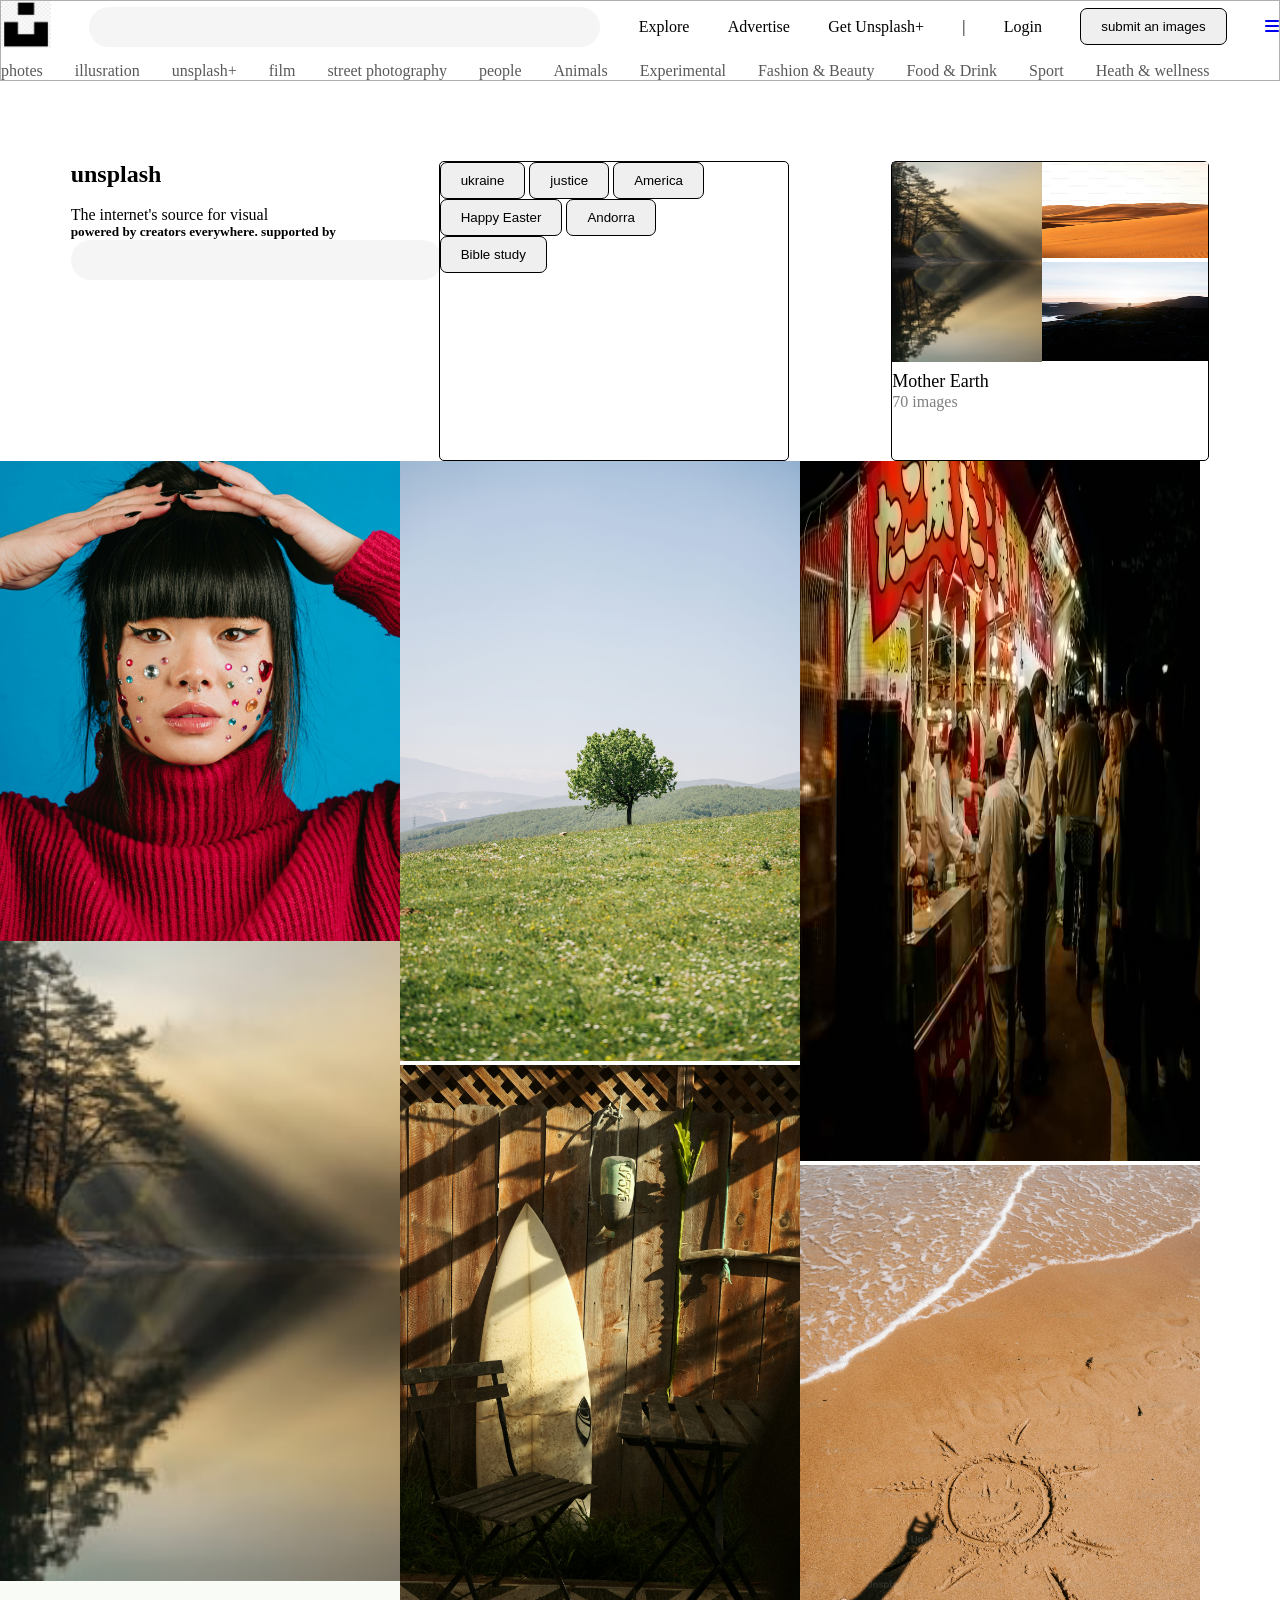
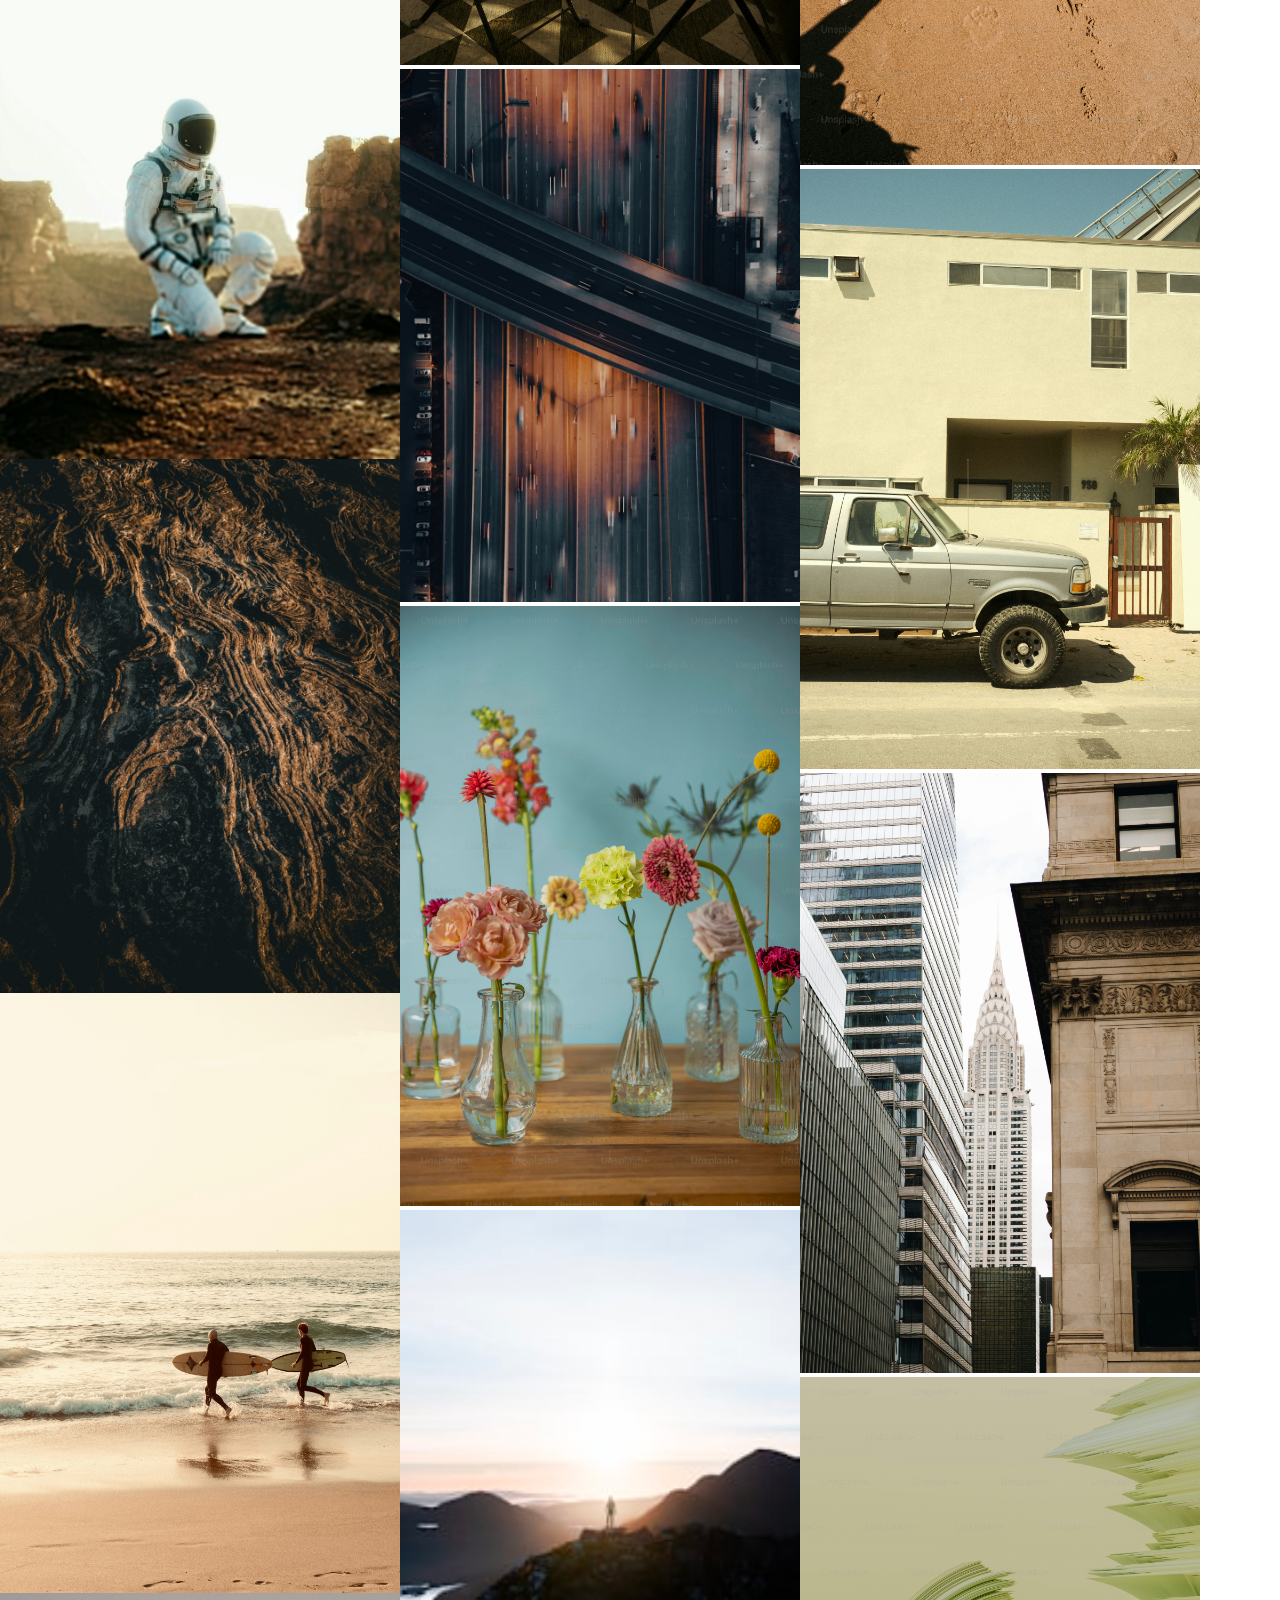
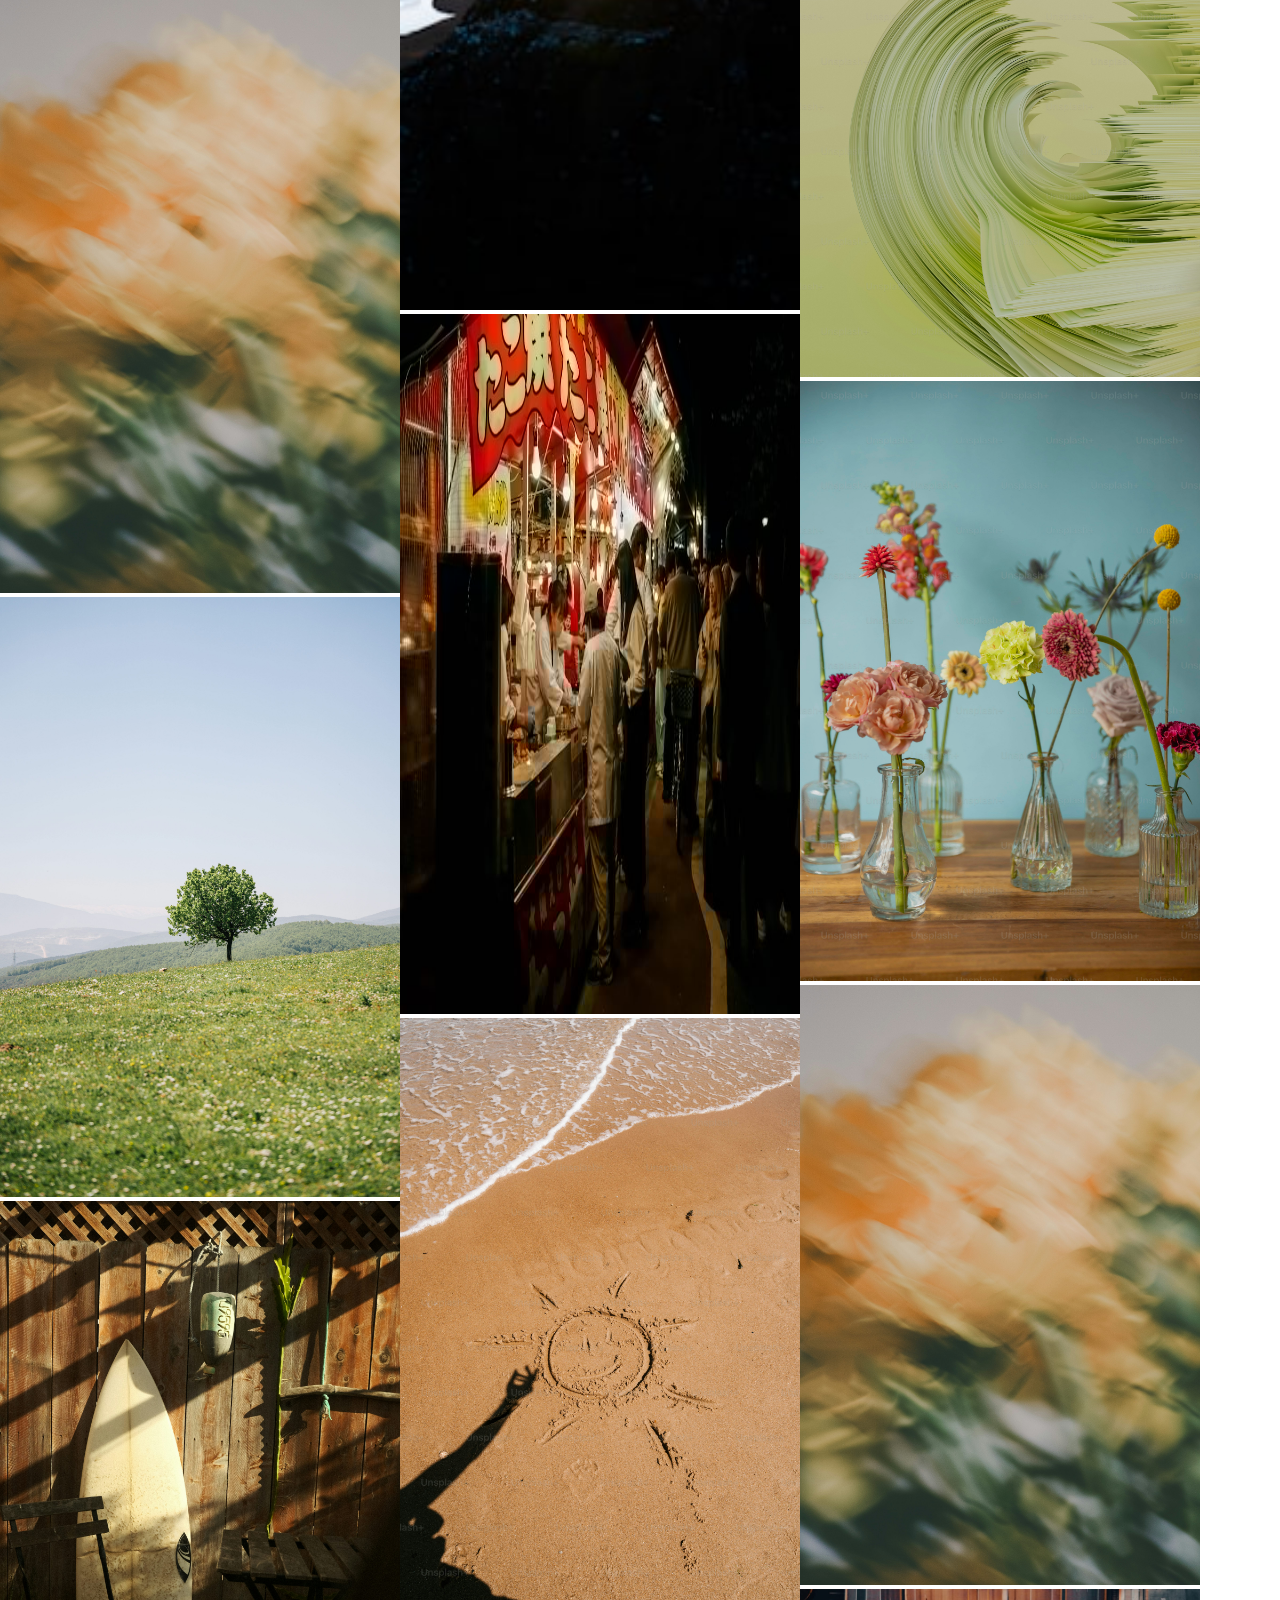
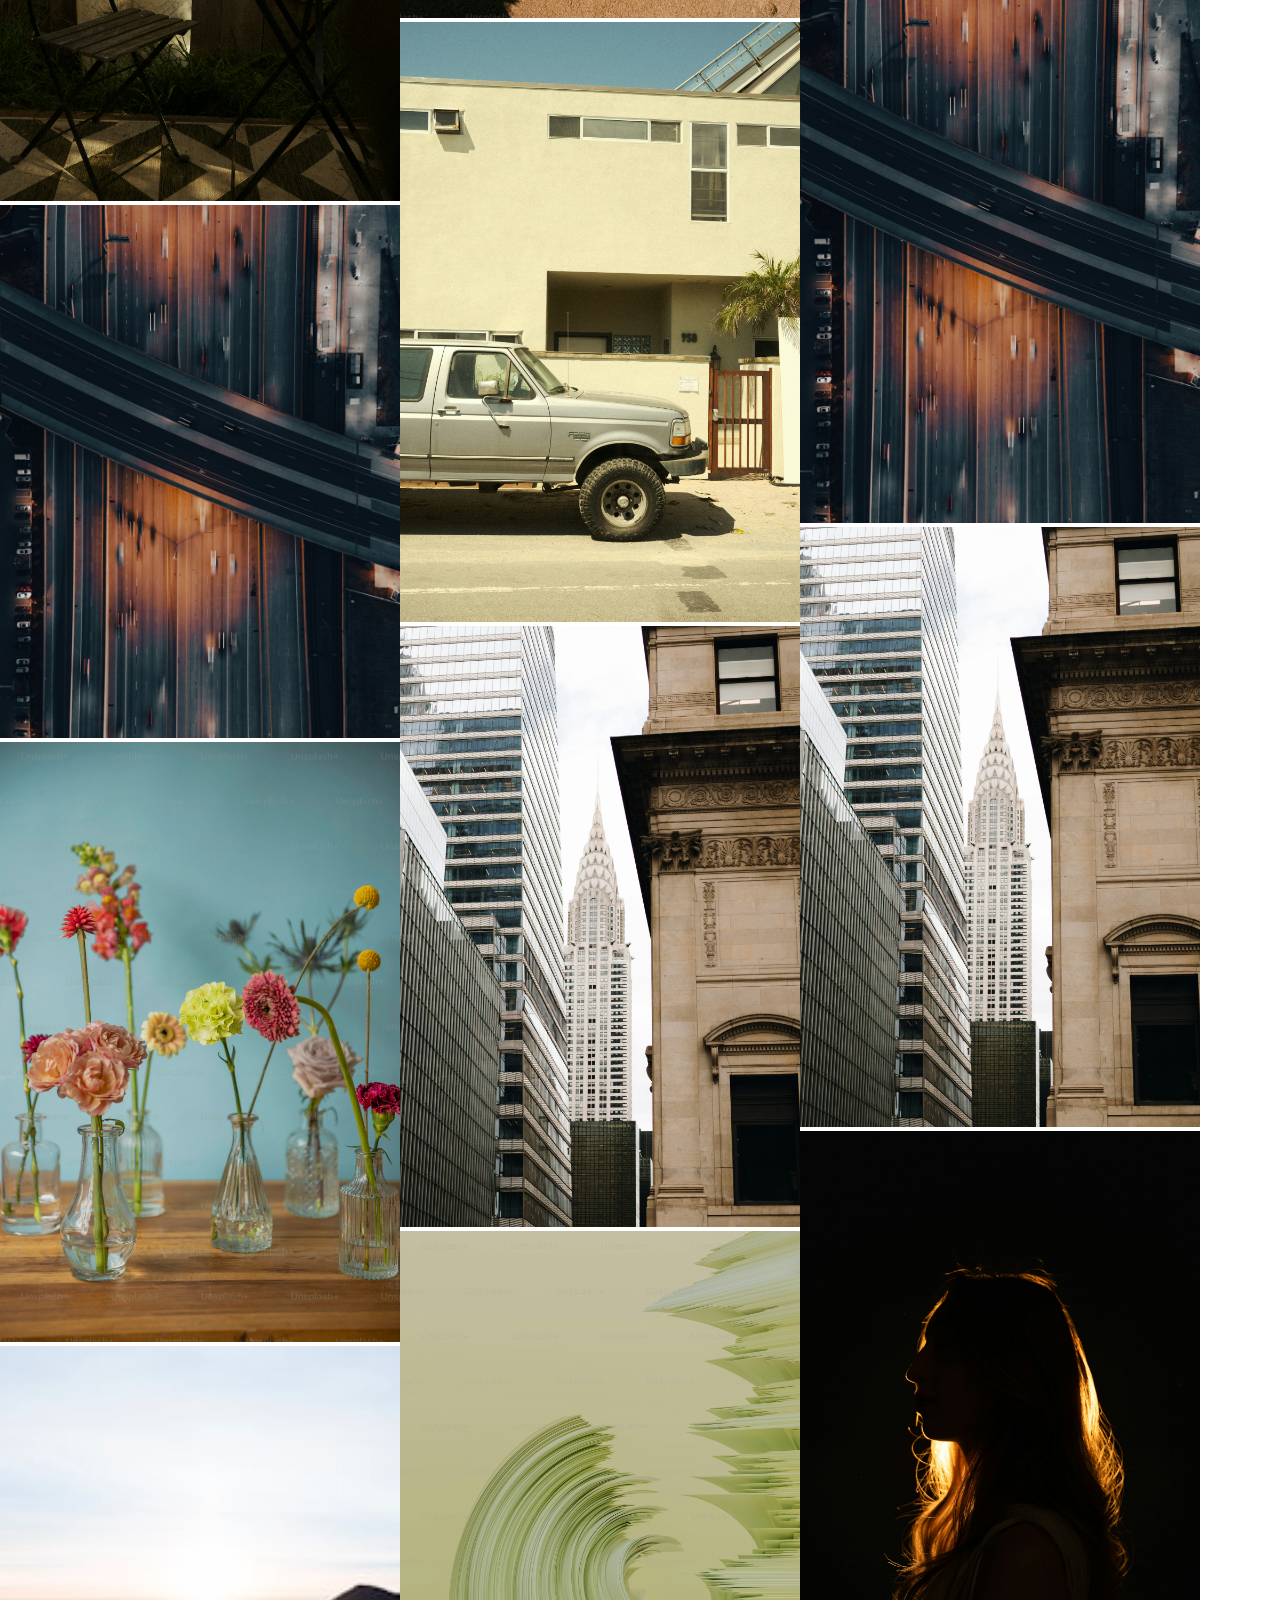
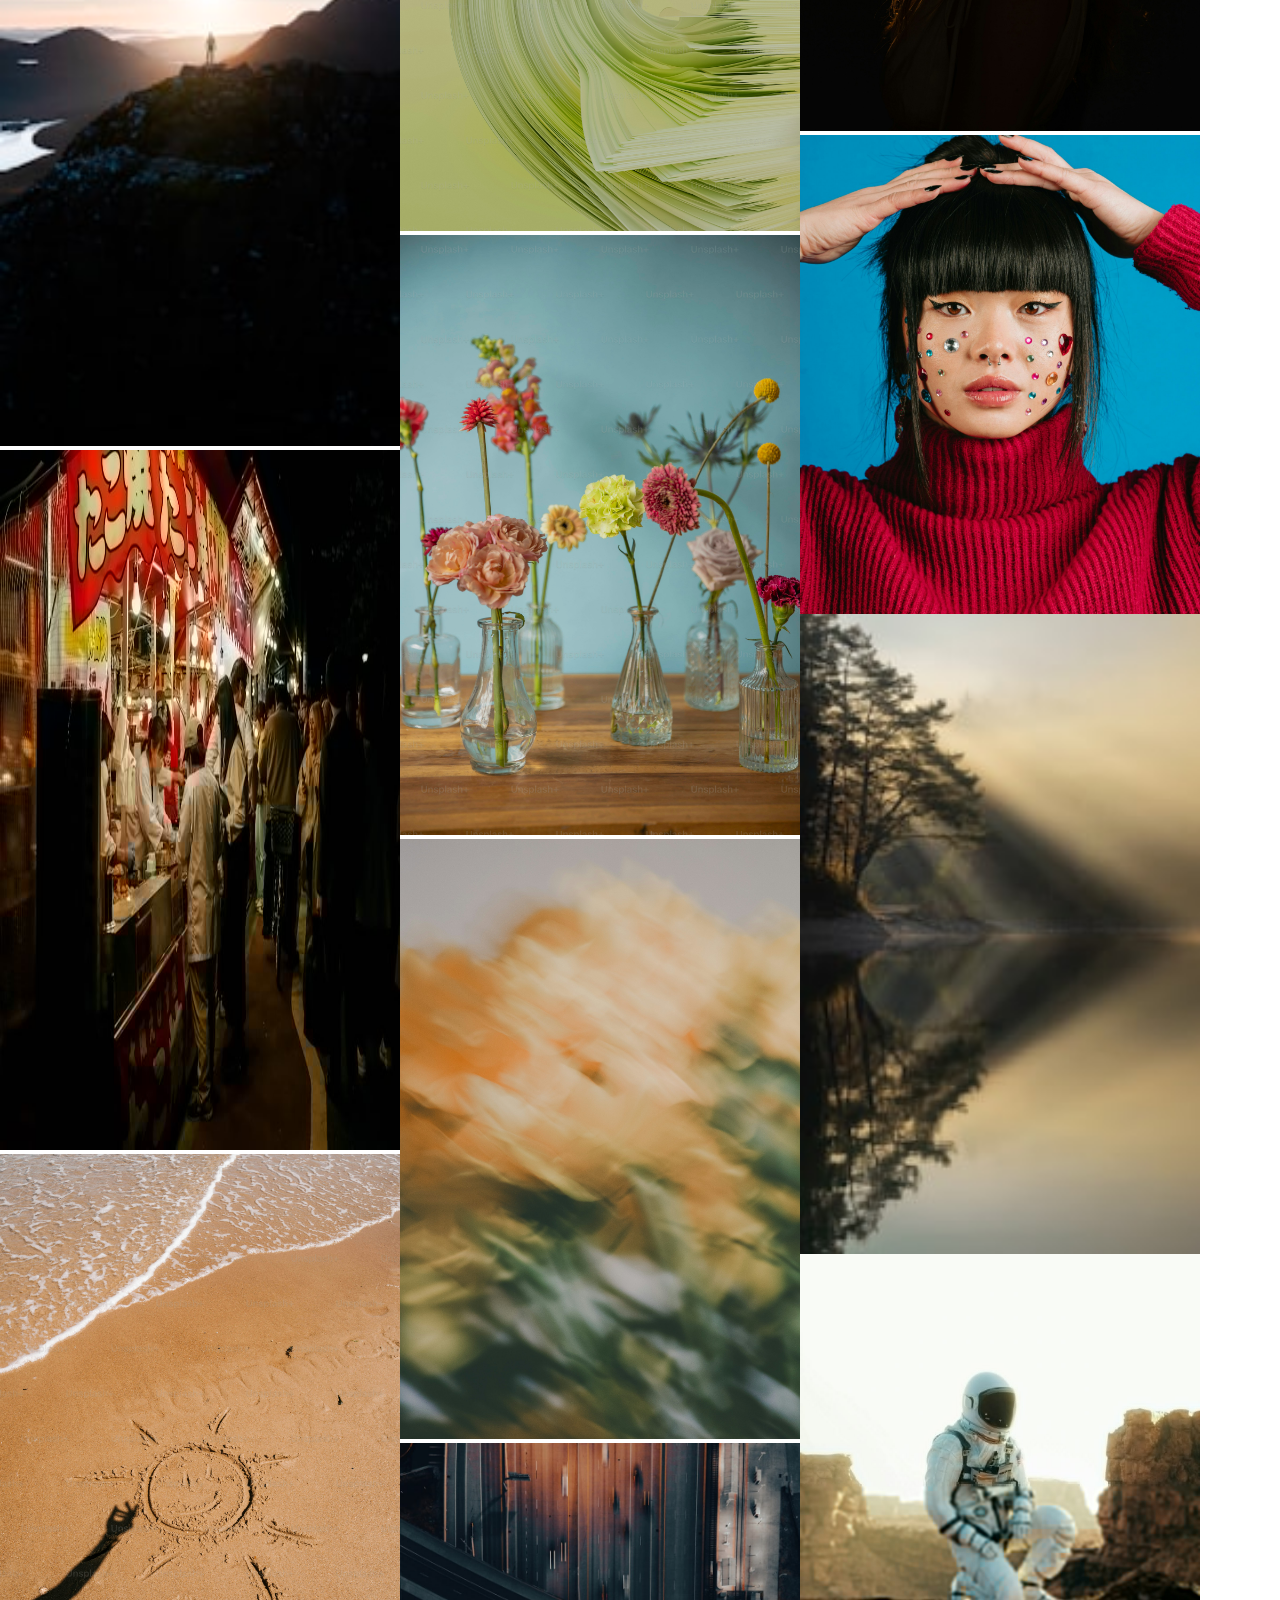
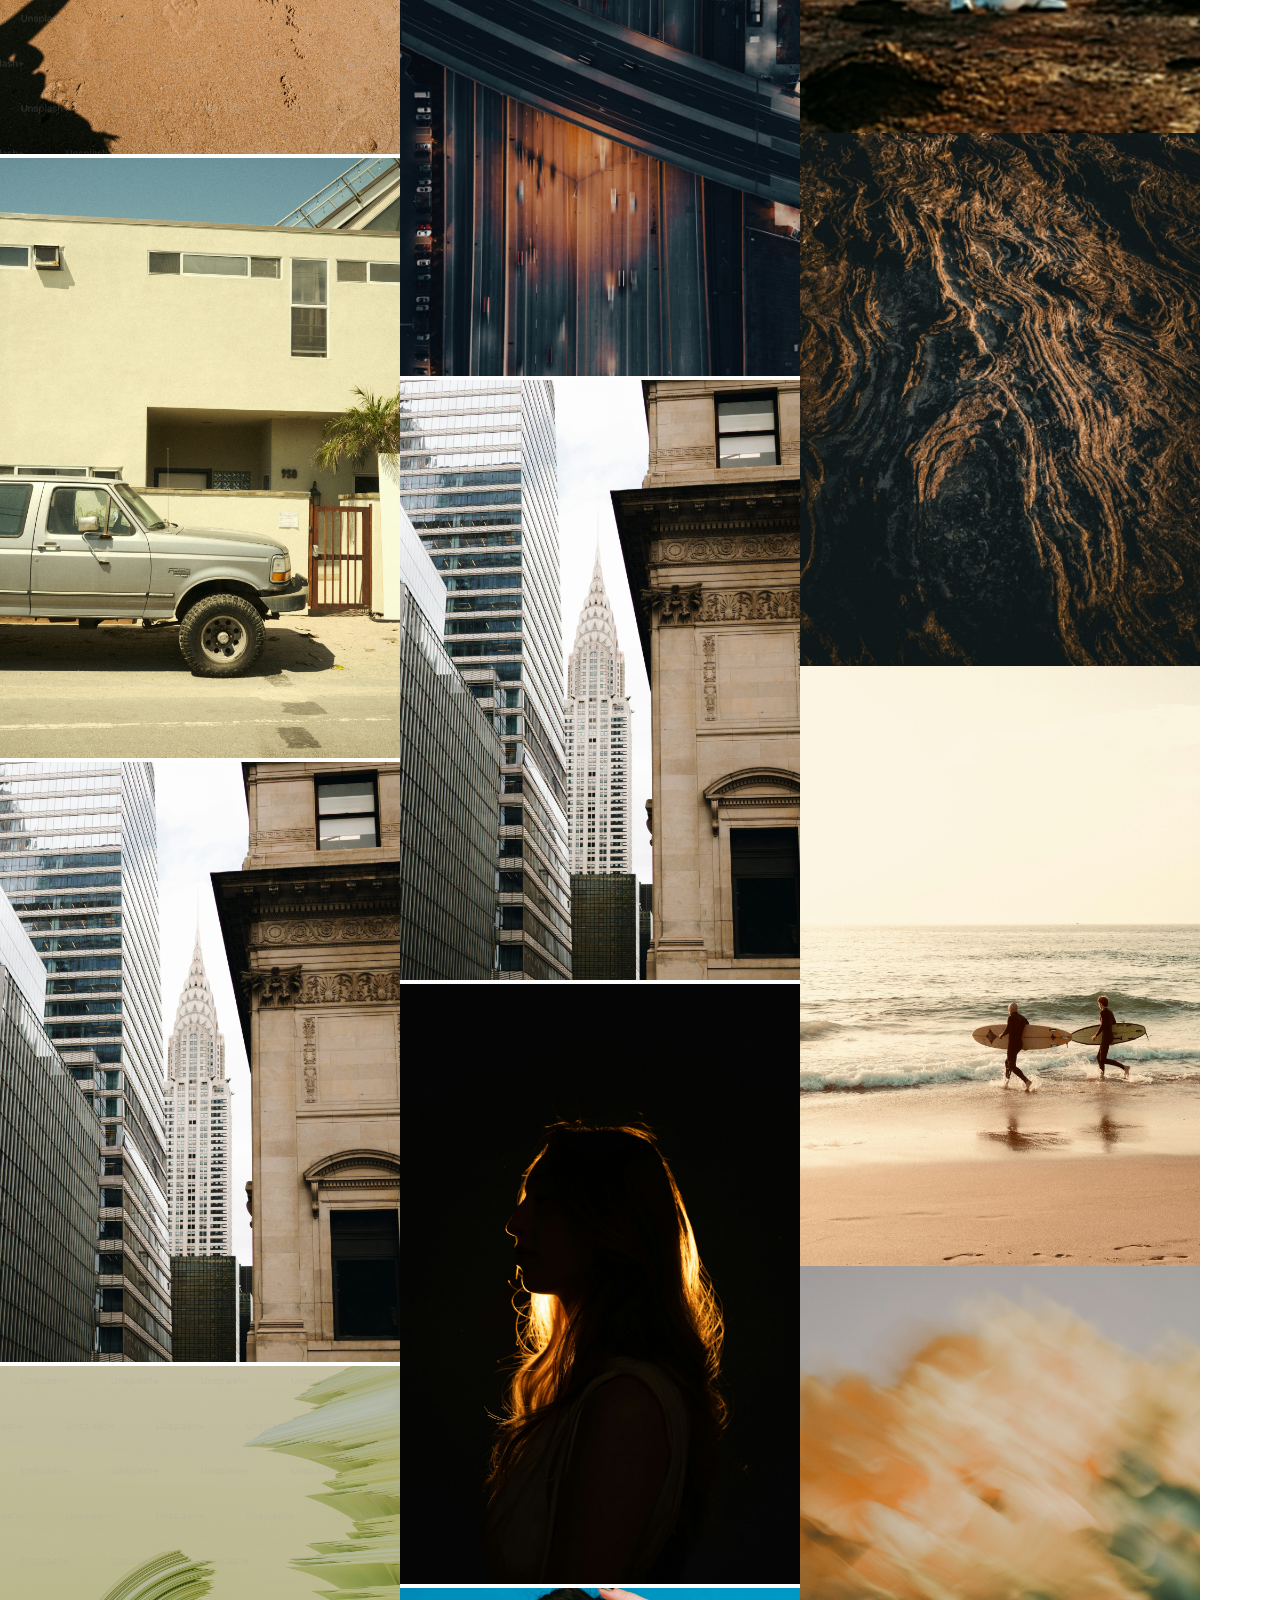
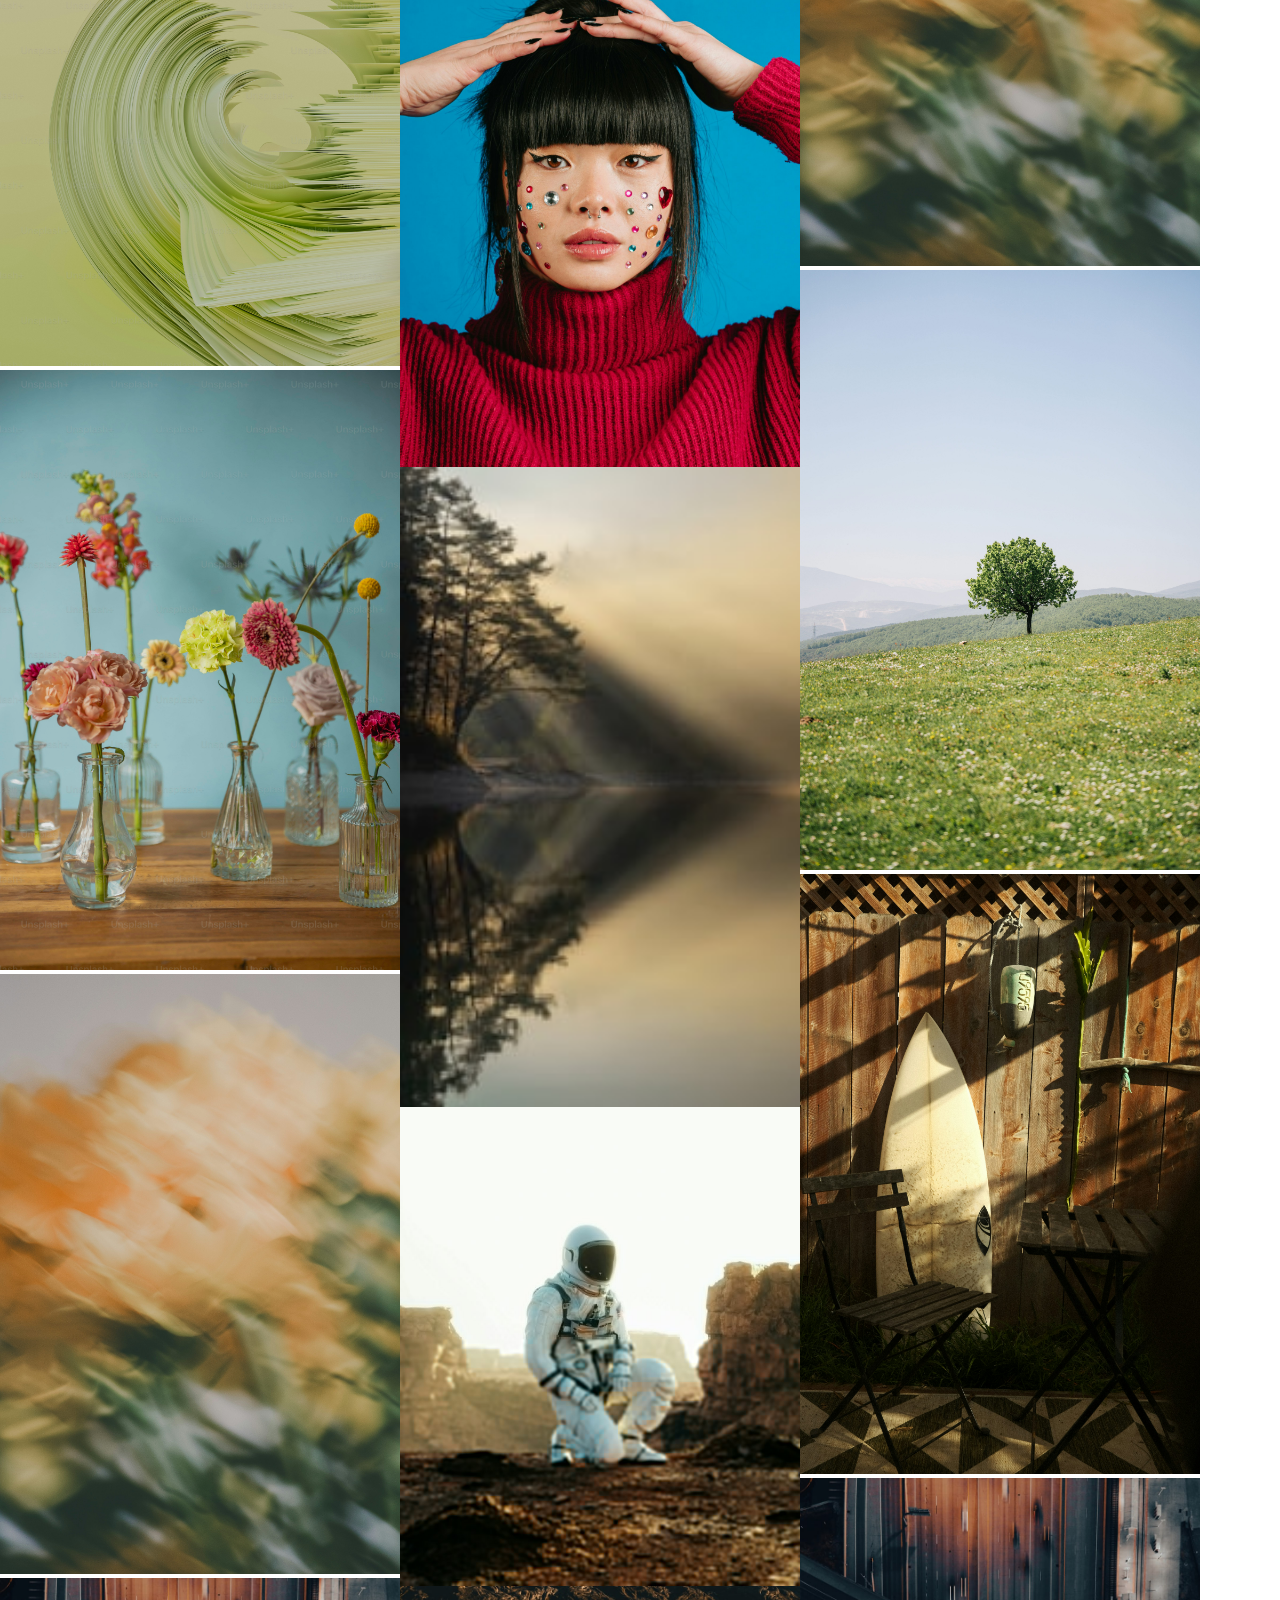
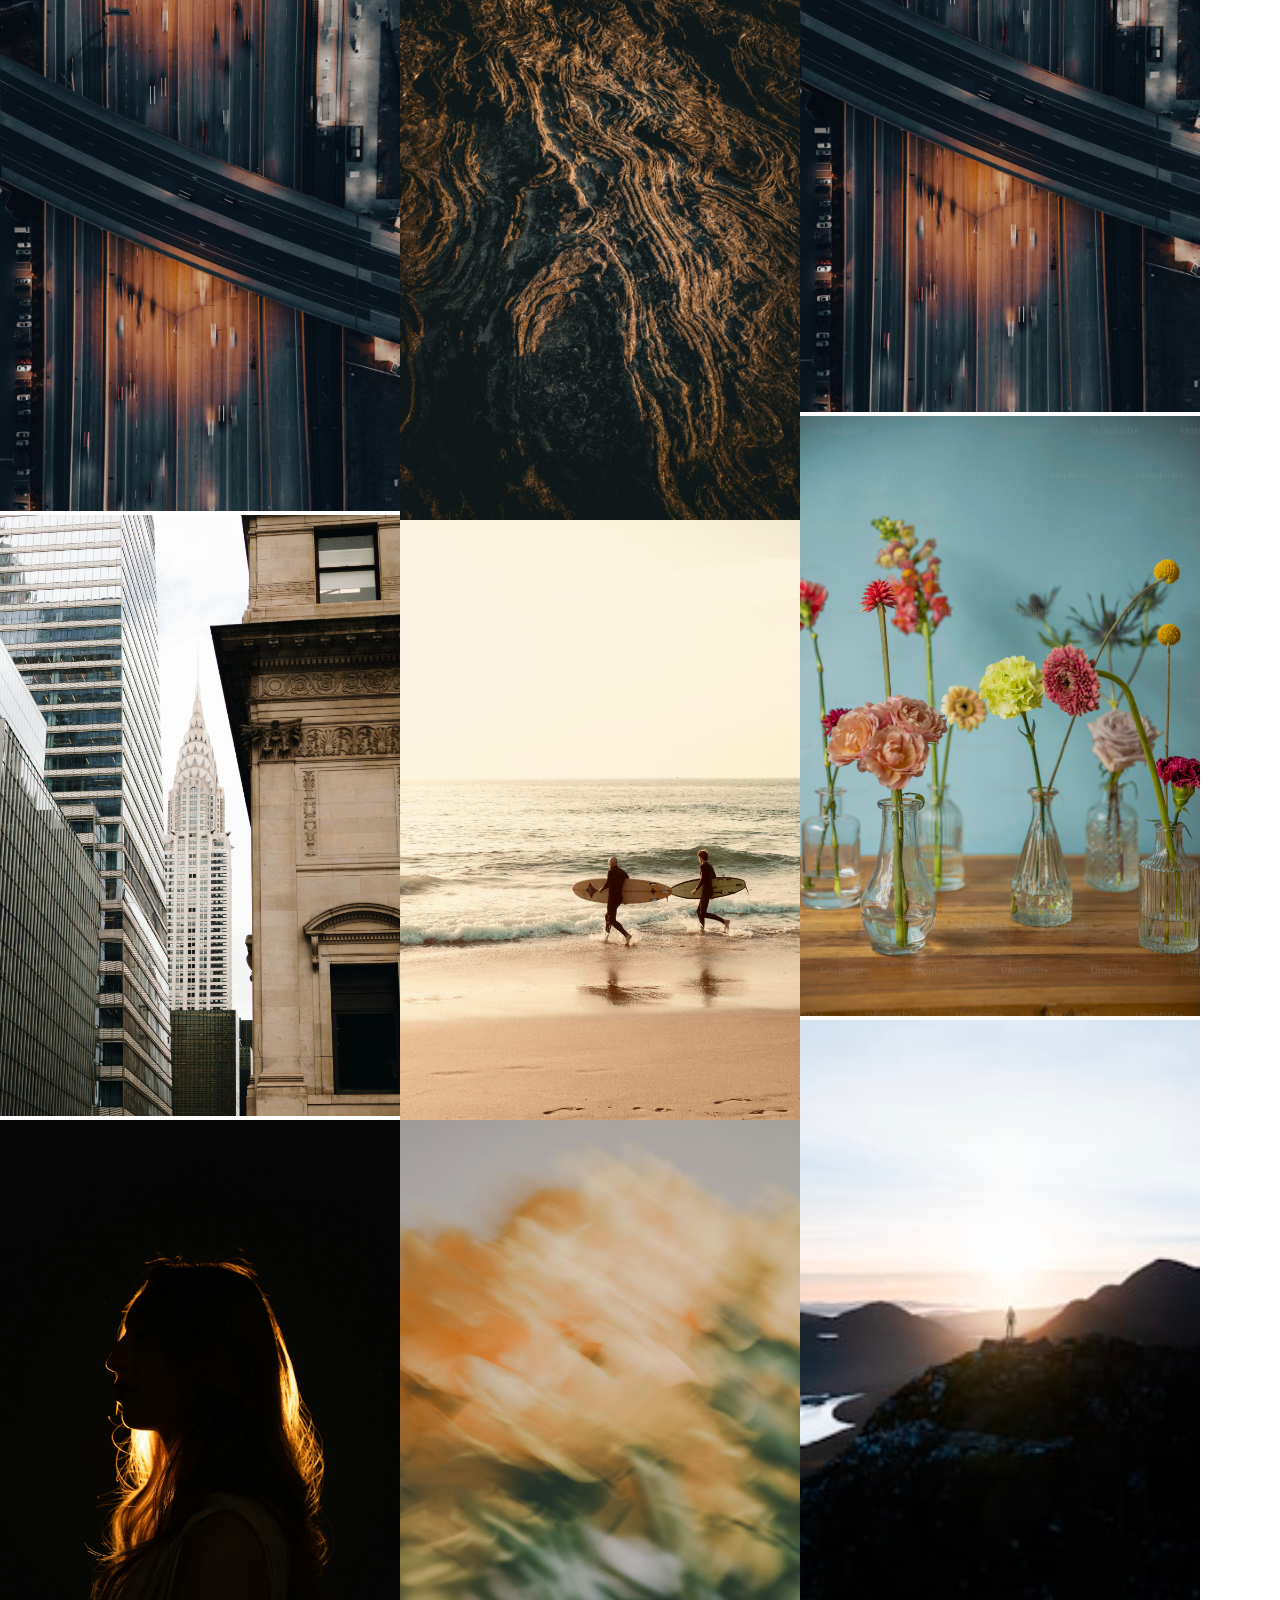
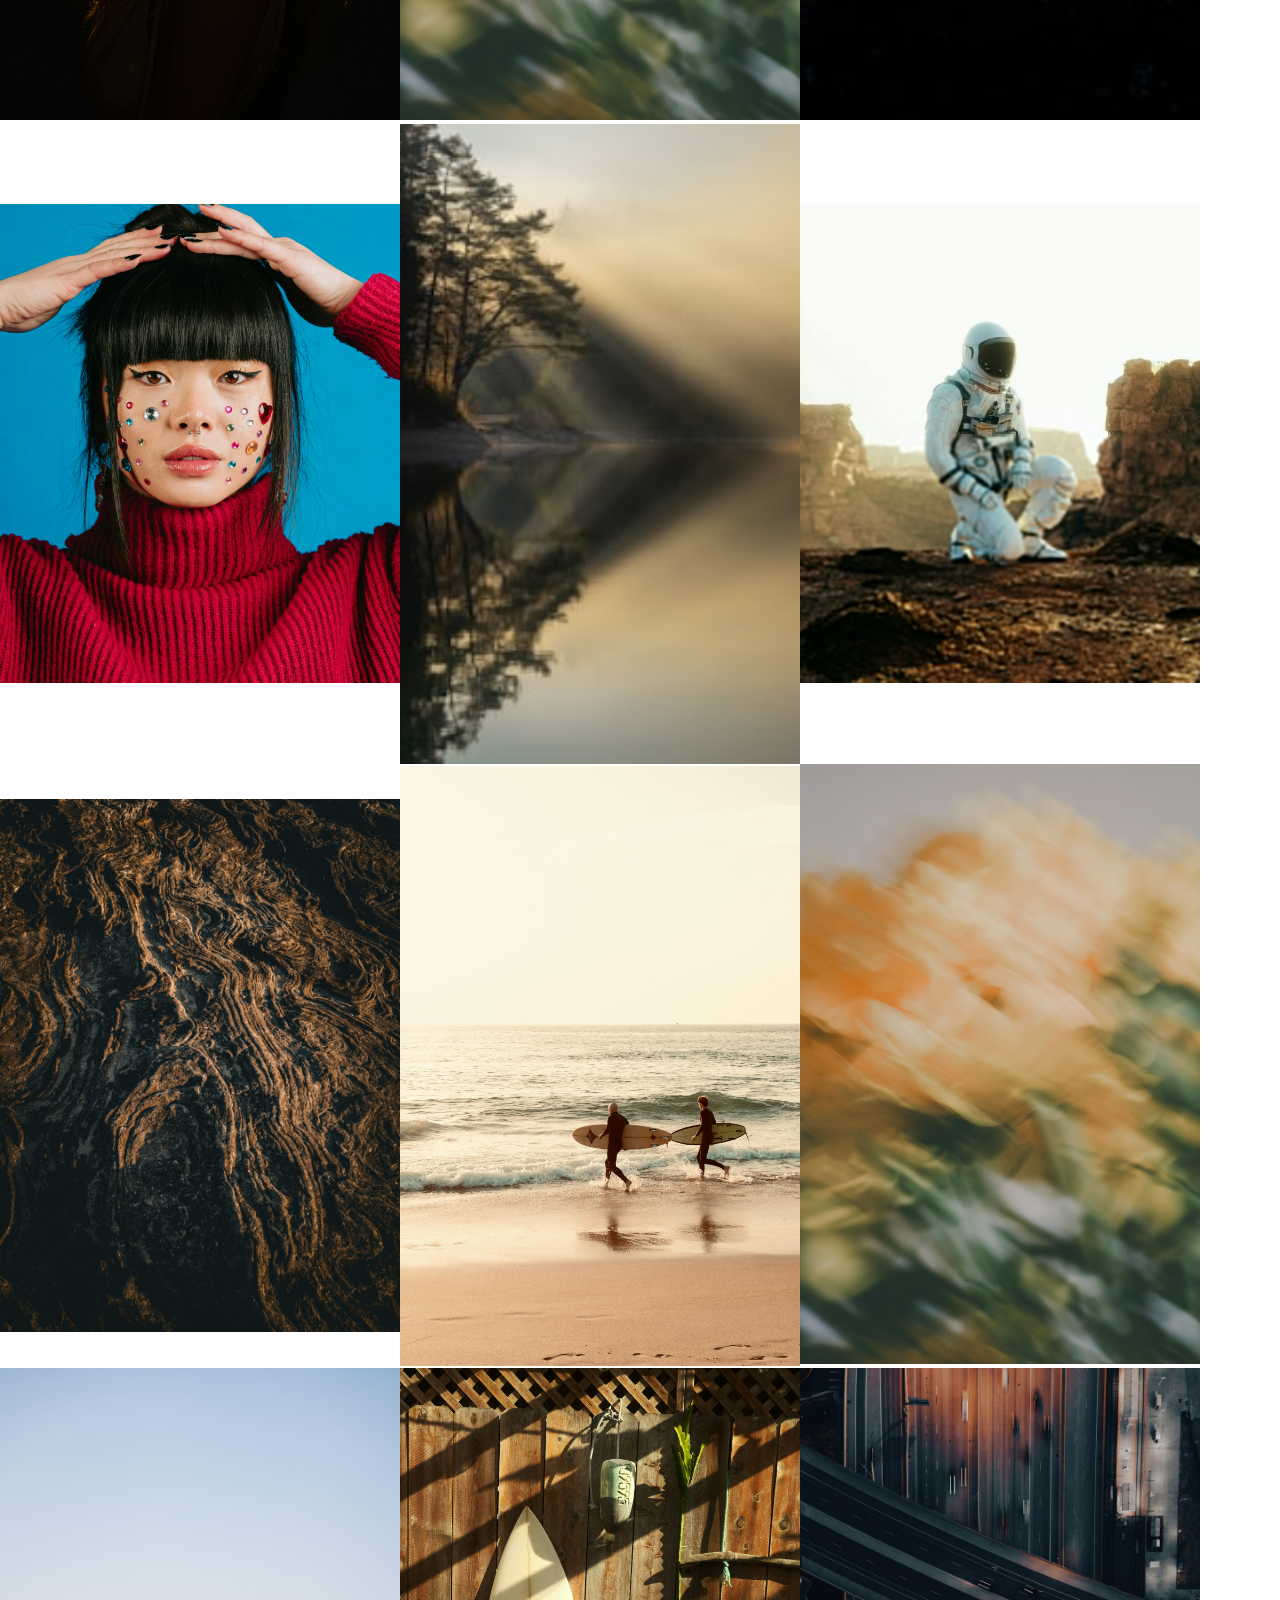
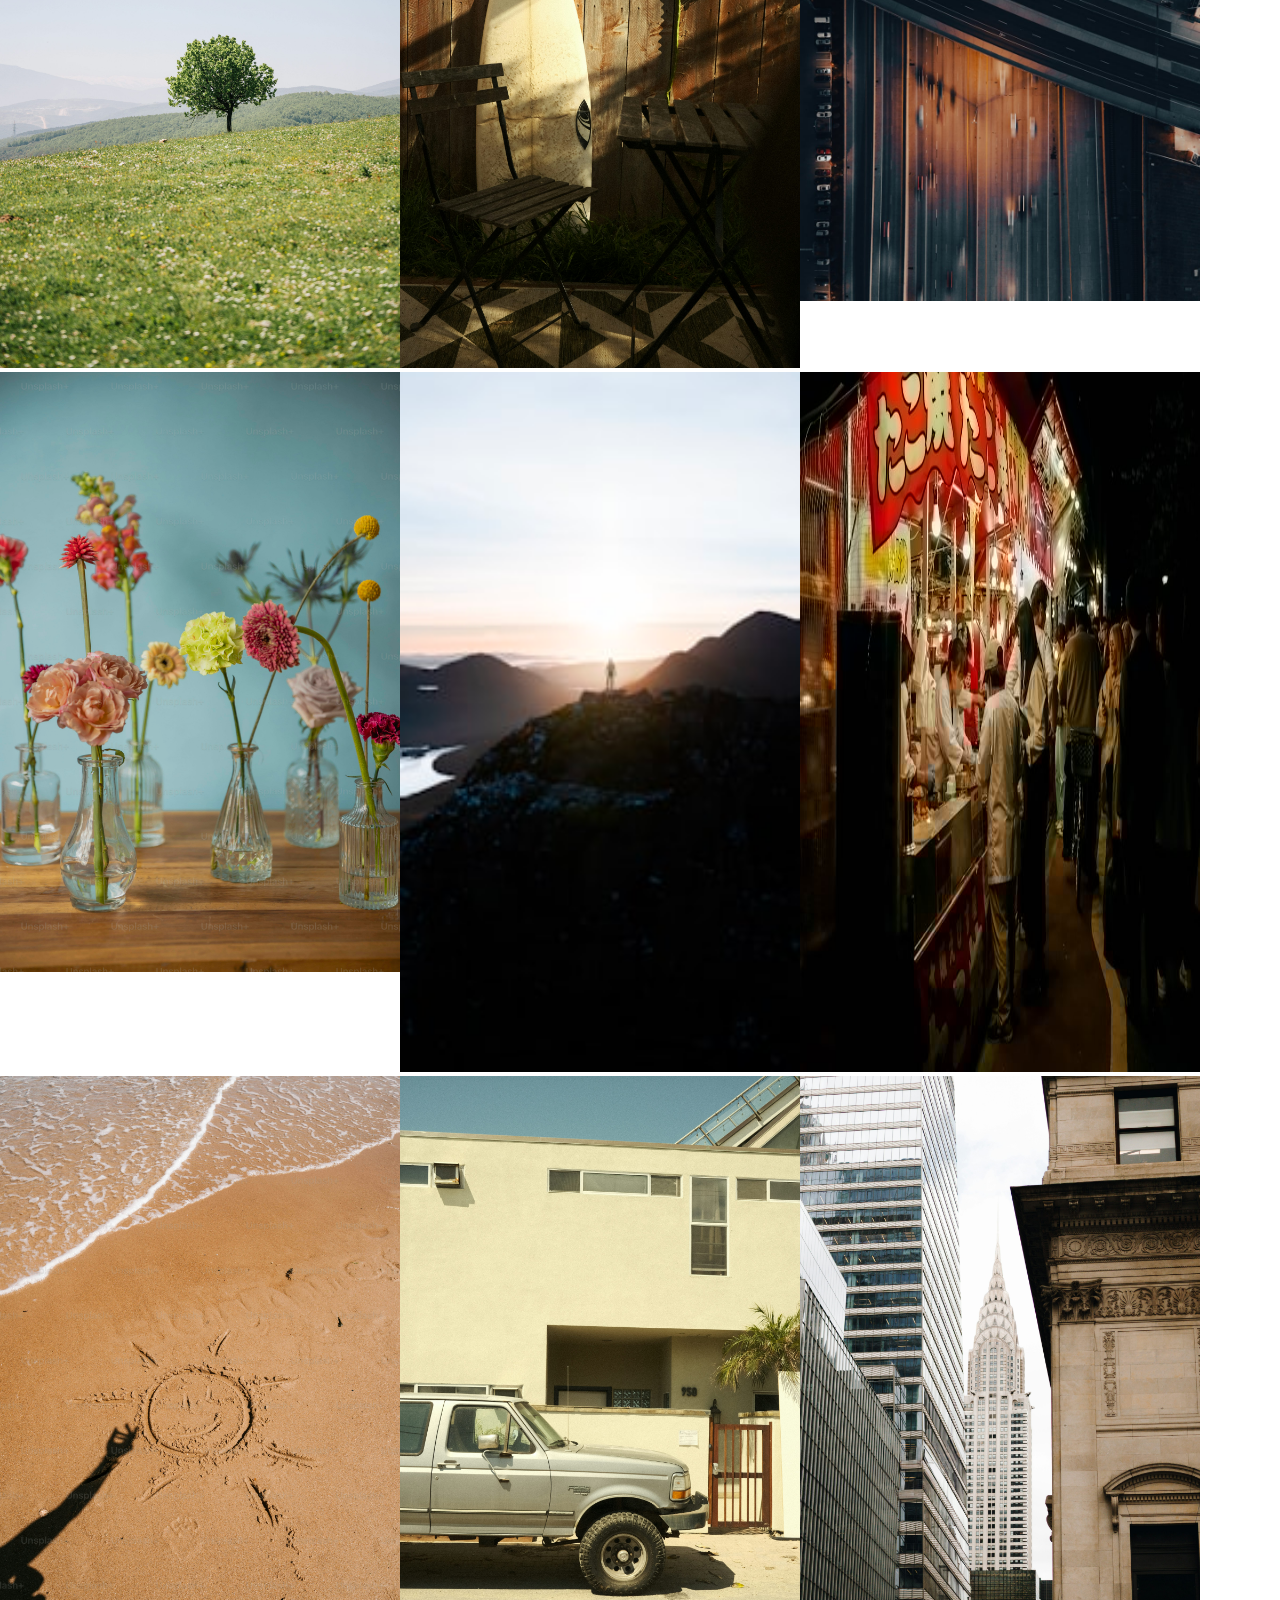
<file: index.html>
<!DOCTYPE html>
<html lang="en">

<head>
    <meta charset="UTF-8">
    <meta name="viewport" content="width=device-width, initial-scale=1.0">
    <title>Document</title>
    <link rel="stylesheet" href="./style.css">
    <link rel="stylesheet" href="https://cdnjs.cloudflare.com/ajax/libs/font-awesome/6.7.2/css/all.min.css"
        integrity="sha512-Evv84Mr4kqVGRNSgIGL/F/aIDqQb7xQ2vcrdIwxfjThSH8CSR7PBEakCr51Ck+w+/U6swU2Im1vVX0SVk9ABhg=="
        crossorigin="anonymous" referrerpolicy="no-referrer" />


</head>

<body>
    <header>
        <nav class="nav-1">
           <a href="./index.html"> <img src="./image/logo unsplashed2.png" style="width: 50px;" alt=""></a>
            <input type="text">
            <li><a href="">Explore</a></li>
            <li><a href="">Advertise</a></li>
            <li><a href="">Get Unsplash+</a></li> |
            <li><a href="./otherhtmlpages/login.html">Login</a></li>
            <button class="btn"><a href="./otherhtmlpages/submit.html">submit an images</a></button>
           <a href="./otherhtmlpages/menu.html"> <i class="fa-solid fa-bars"></i>
           </ul></a>


        </nav>
        <div class="nav-2">
            <li><a href="">photes</a></li>
            <li><a href="./otherhtmlpages/illustration.html">illusration</a></li>
            <li><a href="">unsplash+</a></li>
            <li><a href="">film</a></li>
            <li><a href="">street photography</a></li>
            <li><a href="">people</a></li>
            <li><a href="">Animals</a></li>
            <li><a href="">Experimental</a></li>
            <li><a href="">Fashion & Beauty</a></li>
            <li><a href="">Food & Drink</a></li>
            <li><a href="">Sport</a></li>
            <li><a href="">Heath & wellness</a></li>

        </div>
    </header>

    <section class="hero-sect">
        <div class="card-card1">
            <h1>unsplash</h1> <br>
            The internet's source for visual <br>
            <h5> powered by creators everywhere. supported by</h5>
            <input type="text" style="width: 140%; height: 40px;;">
        </div>
        <div class="card card2">

            <button> <a href="">ukraine</a>
            </button>

            <button><a href="">justice</a>
            </button>
            <button><a href="">America</a>
            </button>
            <br>

            <button> <a href="">Happy Easter</a></button>

            <button><a href="">Andorra</a></button>
            <br>

            <button><a href=""><a href=""> Bible study</a></a></button>


        </div>
        <div class="card card3">
            <div class="loo">
                <div class="img2">
                    <img src="./image/img2.jpeg" height="200px" width="150px" alt="">
                </div>
                <div class="img3">
                    <img src="./image/img1.jpeg" width="166px" height="96px" alt="">
                    <br>
                    <img src="./image/img3.jpeg" width="166px" height="99px" alt="">
                </div>
            </div>
            <h1><a href="">Mother Earth</a></h1>
            <a href="">70 images</a>

        </div>

    </section>
    <div class="deer">
        <div>
            <div class="car">
                <img src="./image/module-03-v2 (1) - Copy.jpg" width="400px" alt="">
            </div>
            <div class="car">
                <img src="./image/img2.jpeg" width="400px" alt="">
            </div>
            <div class="car"> 
                <img src="./image/module-01-v2 (1).jpg - Copy.crdownload"  width="400PX">
            </div>
            <div class="car">
                <img src="./image/photo-1699348107127-966a9814745c.jpeg" width="400PX" alt="">
            </div>
            <div class="car">
                <img src="./image/house/photo-1745594151310-d771b97211cc.jpeg" width="400PX" alt="">
            </div>
            <div>
                <img src="./image/house/photo-1744219792921-a74da6141822.jpeg" width="400px" alt="">
            </div>
            <div>
                <img src="./image/house/photo-1745500415839-503883982264.jpeg" width="400px" alt="">
            </div>
            <div>
                <img src="./image/house/photo-1745800227130-f61ca9d6bcb1.jpeg" width="400px" alt="">
            </div>
            <div>
                <img src="./image/photo-1745714545003-60a2ae7d8744.jpeg" width="400px" alt="">
            </div>
            <div>
                <img src="./image/premium_photo-1678116083971-d578dcb0e590.jpeg" width="400px" alt="">
            </div>
            <div>
                <img src="./image/img3.jpeg" width="400px" height="700px" alt="">
            </div>
            <div> <img src="./image/photo-1745666890553-68a1098c51ae (1).jpeg - Copy.crdownload" width="400px" height="700px" alt="">
            </div>
            <div>
                <img src="./image/house/premium_photo-1721762404832-90d1beb71c81.jpeg" width="400px" alt="">
            </div>
            <div>
                <img src="./image/house/photo-1745800227135-039f44b9dcf2.jpeg" width="400px" alt="">
            </div>
            <div>
                <img src="./image/house/photo-1745428847642-34364849140e.jpeg" width="400px" alt="">
            </div>
            <div>
                <img src="./image/house/premium_photo-1672582776474-fc85ebaa1b73.jpeg" width="400px" alt="">
            </div>
            <div>
                <img src="./image/house/premium_photo-1678116083971-d578dcb0e590.jpeg" width="400px">
            </div>
            <div>
                <img src="./image/house/photo-1744219792921-a74da6141822.jpeg" width="400px" alt="">
            </div>
            <div> 
                <img src="./image/photo-1745714545003-60a2ae7d8744.jpeg" width="400px" alt="">
            </div>
            <div>
                <img src="./image/house/photo-1745428847642-34364849140e.jpeg" width="400px" alt="">
            </div>
            <div>
                <img src="./image/house/photo-1745870297558-367a83462926.jpeg" width="400px" alt="">
            </div>

        </div>
        <div>
           
            <div>
                <img src="./image/house/photo-1745500415839-503883982264.jpeg" width="400px" alt="">
            </div>
            <div>
                <img src="./image/house/photo-1745800227130-f61ca9d6bcb1.jpeg" width="400px" alt="">
            </div>
            <div>
                <img src="./image/photo-1745714545003-60a2ae7d8744.jpeg" width="400px" alt="">
            </div>
            <div>
                <img src="./image/premium_photo-1678116083971-d578dcb0e590.jpeg" width="400px" alt="">
            </div>
            <div>
                <img src="./image/img3.jpeg" width="400px" height="700px" alt="">
            </div>
            <div> <img src="./image/photo-1745666890553-68a1098c51ae (1).jpeg - Copy.crdownload" width="400px" height="700px" alt="">
            </div>
            <div>
                <img src="./image/house/premium_photo-1721762404832-90d1beb71c81.jpeg" width="400px" alt="">
            </div>
            <div>
                <img src="./image/house/photo-1745800227135-039f44b9dcf2.jpeg" width="400px" alt="">
            </div>
            <div>
                <img src="./image/house/photo-1745428847642-34364849140e.jpeg" width="400px" alt="">
            </div>
            <div>
                <img src="./image/house/premium_photo-1672582776474-fc85ebaa1b73.jpeg" width="400px" alt="">
            </div>
            <div>
                <img src="./image/house/premium_photo-1678116083971-d578dcb0e590.jpeg" width="400px">
            </div>
            <div>
                <img src="./image/house/photo-1744219792921-a74da6141822.jpeg" width="400px" alt="">
            </div>
            <div> 
                <img src="./image/photo-1745714545003-60a2ae7d8744.jpeg" width="400px" alt="">
            </div>
            <div>
                <img src="./image/house/photo-1745428847642-34364849140e.jpeg" width="400px" alt="">
            </div>
            <div>
                <img src="./image/house/photo-1745870297558-367a83462926.jpeg" width="400px" alt="">
            </div>
            <div class="car">
                <img src="./image/module-03-v2 (1) - Copy.jpg" width="400px" alt="">
            </div>
            <div class="car">
                <img src="./image/img2.jpeg" width="400px" alt="">
            </div>
            <div class="car"> 
                <img src="./image/module-01-v2 (1).jpg - Copy.crdownload"  width="400PX">
            </div>
            <div class="car">
                <img src="./image/photo-1699348107127-966a9814745c.jpeg" width="400PX" alt="">
            </div>
            <div class="car">
                <img src="./image/house/photo-1745594151310-d771b97211cc.jpeg" width="400PX" alt="">
            </div>
            <div>
                <img src="./image/house/photo-1744219792921-a74da6141822.jpeg" width="400px" alt="">
            </div>

        </div>
        <div>
            <div> <img src="./image/photo-1745666890553-68a1098c51ae (1).jpeg - Copy.crdownload" width="400px" height="700px" alt="">
            </div>
            <div>
                <img src="./image/house/premium_photo-1721762404832-90d1beb71c81.jpeg" width="400px" alt="">
            </div>
            <div>
                <img src="./image/house/photo-1745800227135-039f44b9dcf2.jpeg" width="400px" alt="">
            </div>
            <div>
                <img src="./image/house/photo-1745428847642-34364849140e.jpeg" width="400px" alt="">
            </div>
            <div>
                <img src="./image/house/premium_photo-1672582776474-fc85ebaa1b73.jpeg" width="400px" alt="">
            </div>
            <div>
                <img src="./image/house/premium_photo-1678116083971-d578dcb0e590.jpeg" width="400px">
            </div>
            <div>
                <img src="./image/house/photo-1744219792921-a74da6141822.jpeg" width="400px" alt="">
            </div>
            <div> 
                <img src="./image/photo-1745714545003-60a2ae7d8744.jpeg" width="400px" alt="">
            </div>
            <div>
                <img src="./image/house/photo-1745428847642-34364849140e.jpeg" width="400px" alt="">
            </div>
            <div>
                <img src="./image/house/photo-1745870297558-367a83462926.jpeg" width="400px" alt="">
            </div>
            <div class="car">
                <img src="./image/module-03-v2 (1) - Copy.jpg" width="400px" alt="">
            </div>
            <div class="car">
                <img src="./image/img2.jpeg" width="400px" alt="">
            </div>
            <div class="car"> 
                <img src="./image/module-01-v2 (1).jpg - Copy.crdownload"  width="400PX">
            </div>
            <div class="car">
                <img src="./image/photo-1699348107127-966a9814745c.jpeg" width="400PX" alt="">
            </div>
            <div class="car">
                <img src="./image/house/photo-1745594151310-d771b97211cc.jpeg" width="400PX" alt="">
            </div>
            <div>
                <img src="./image/house/photo-1744219792921-a74da6141822.jpeg" width="400px" alt="">
            </div>
            <div>
                <img src="./image/house/photo-1745500415839-503883982264.jpeg" width="400px" alt="">
            </div>
            <div>
                <img src="./image/house/photo-1745800227130-f61ca9d6bcb1.jpeg" width="400px" alt="">
            </div>
            <div>
                <img src="./image/photo-1745714545003-60a2ae7d8744.jpeg" width="400px" alt="">
            </div>
            <div>
                <img src="./image/premium_photo-1678116083971-d578dcb0e590.jpeg" width="400px" alt="">
            </div>
            <div>
                <img src="./image/img3.jpeg" width="400px" height="700px" alt="">
            </div>
           

        </div>
    </div>
    <section class="second-sect">
        <div class="card-grid">
            <div class="img-car">
                <div class="car">
                    <img src="./image/module-03-v2 (1) - Copy.jpg" width="400px" alt="">
                </div>
                <div class="car">
                    <img src="./image/img2.jpeg" width="400px" alt="">
                </div>
                <div class="car"> 
                    <img src="./image/module-01-v2 (1).jpg - Copy.crdownload"  width="400PX">
                </div>
                <div class="car">
                    <img src="./image/photo-1699348107127-966a9814745c.jpeg" width="400PX" alt="">
                </div>
                <div class="car">
                    <img src="./image/house/photo-1745594151310-d771b97211cc.jpeg" width="400PX" alt="">
                </div>
                <div>
                    <img src="./image/house/photo-1744219792921-a74da6141822.jpeg" width="400px" alt="">
                </div>
                <div>
                    <img src="./image/house/photo-1745500415839-503883982264.jpeg" width="400px" alt="">
                </div>
                <div>
                    <img src="./image/house/photo-1745800227130-f61ca9d6bcb1.jpeg" width="400px" alt="">
                </div>
                <div>
                    <img src="./image/photo-1745714545003-60a2ae7d8744.jpeg" width="400px" alt="">
                </div>
                <div>
                    <img src="./image/premium_photo-1678116083971-d578dcb0e590.jpeg" width="400px" alt="">
                </div>
                <div>
                    <img src="./image/img3.jpeg" width="400px" height="700px" alt="">
                </div>
                <div> <img src="./image/photo-1745666890553-68a1098c51ae (1).jpeg - Copy.crdownload" width="400px" height="700px" alt="">
                </div>
                <div>
                    <img src="./image/house/premium_photo-1721762404832-90d1beb71c81.jpeg" width="400px" alt="">
                </div>
                <div>
                    <img src="./image/house/photo-1745800227135-039f44b9dcf2.jpeg" width="400px" alt="">
                </div>
                <div>
                    <img src="./image/house/photo-1745428847642-34364849140e.jpeg" width="400px" alt="">
                </div>
                <div>
                    <img src="./image/house/premium_photo-1672582776474-fc85ebaa1b73.jpeg" width="400px" alt="">
                </div>
                <div>
                    <img src="./image/house/premium_photo-1678116083971-d578dcb0e590.jpeg" width="400px">
                </div>
                <div>
                    <img src="./image/house/photo-1744219792921-a74da6141822.jpeg" width="400px" alt="">
                </div>
                <div> 
                    <img src="./image/photo-1745714545003-60a2ae7d8744.jpeg" width="400px" alt="">
                </div>
                <div>
                    <img src="./image/house/photo-1745428847642-34364849140e.jpeg" width="400px" alt="">
                </div>
                <div>
                    <img src="./image/house/photo-1745870297558-367a83462926.jpeg" width="400px" alt="">
                </div>


            </div>

        </div>

    </section>
    

</body>

</html>
</file>
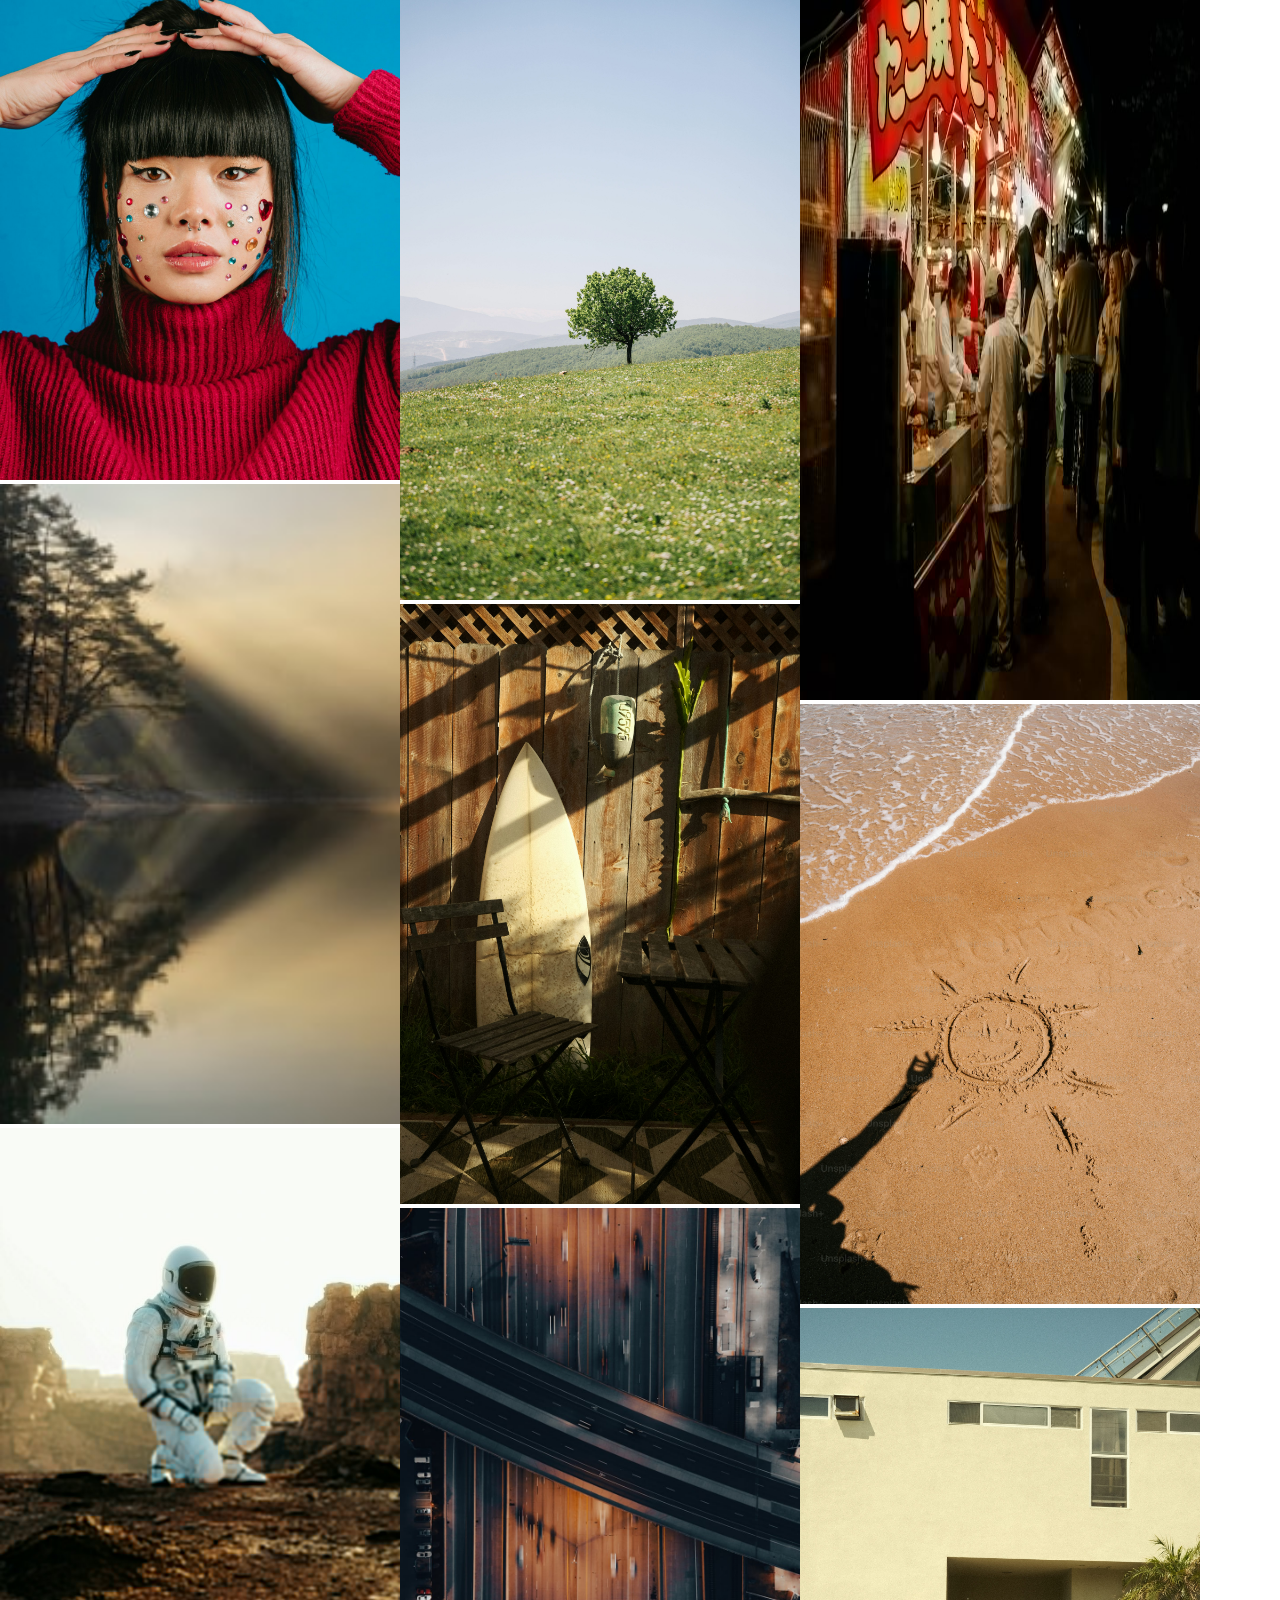
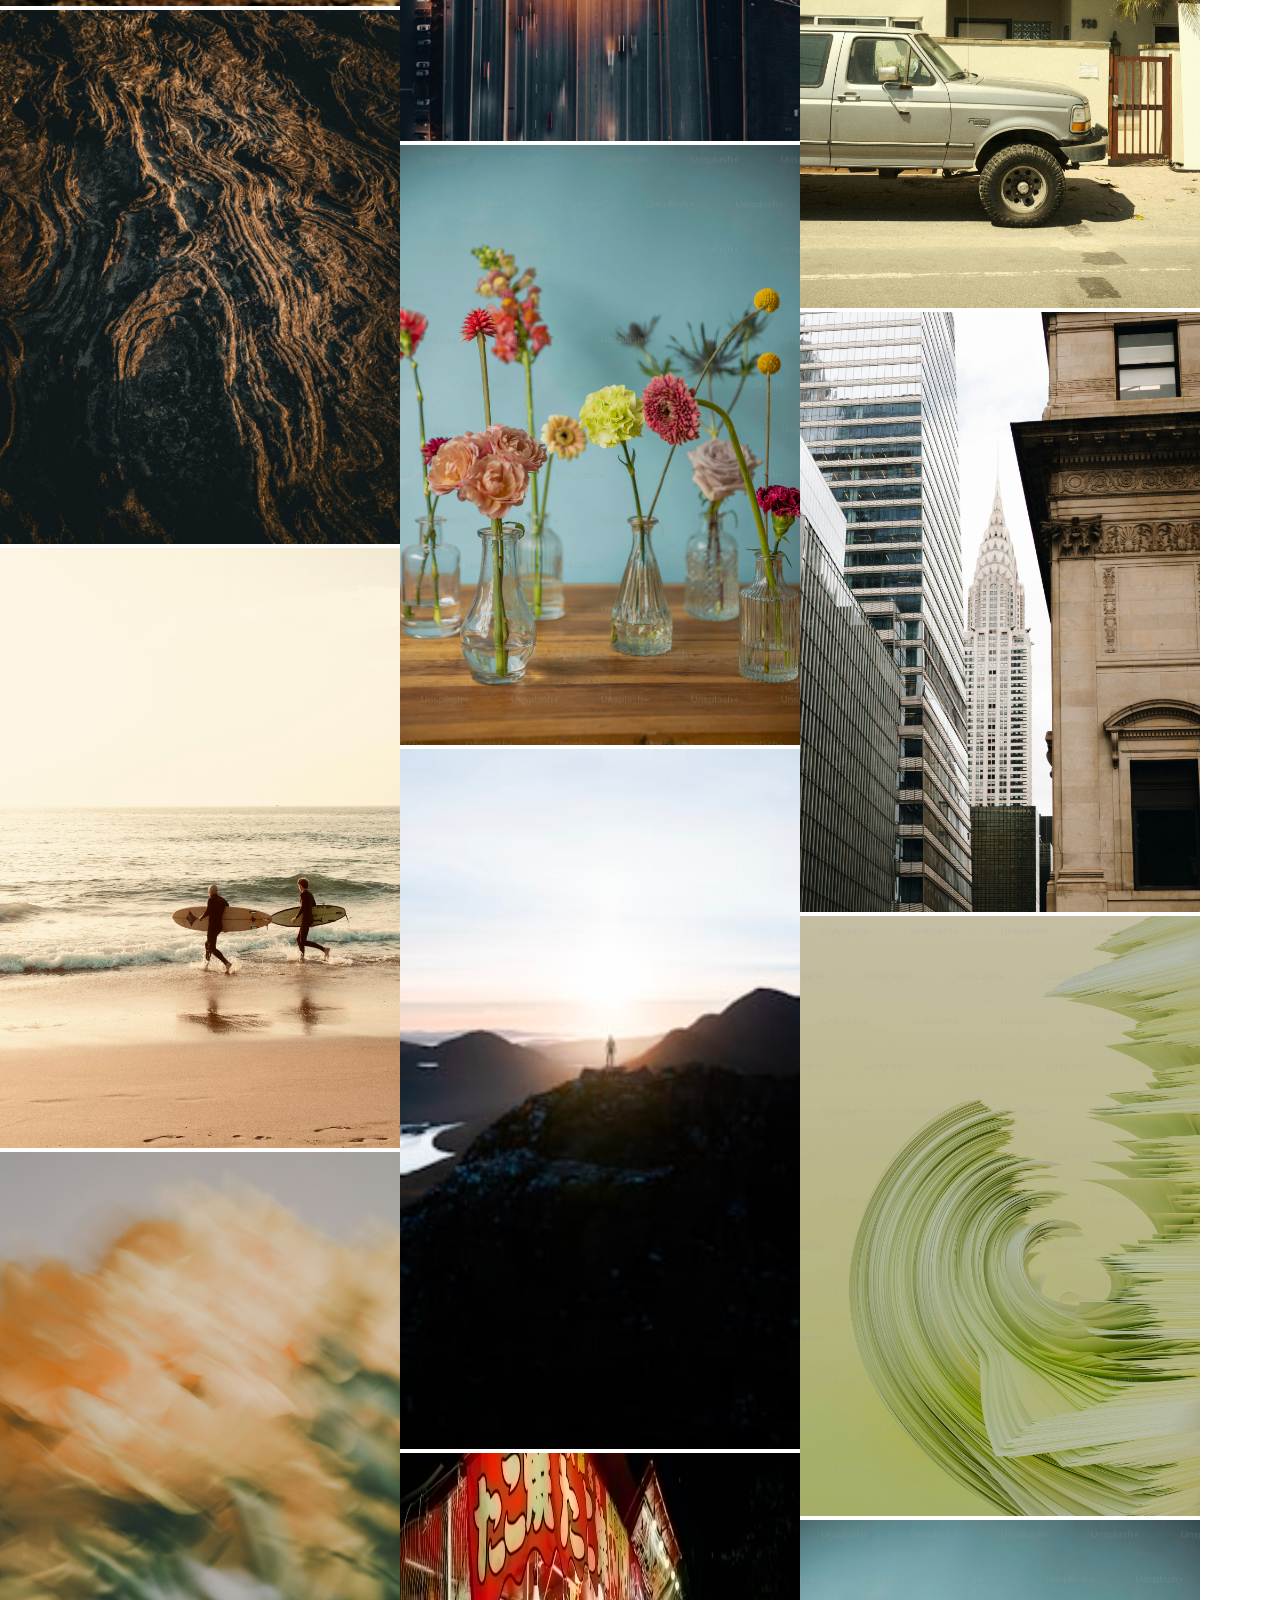
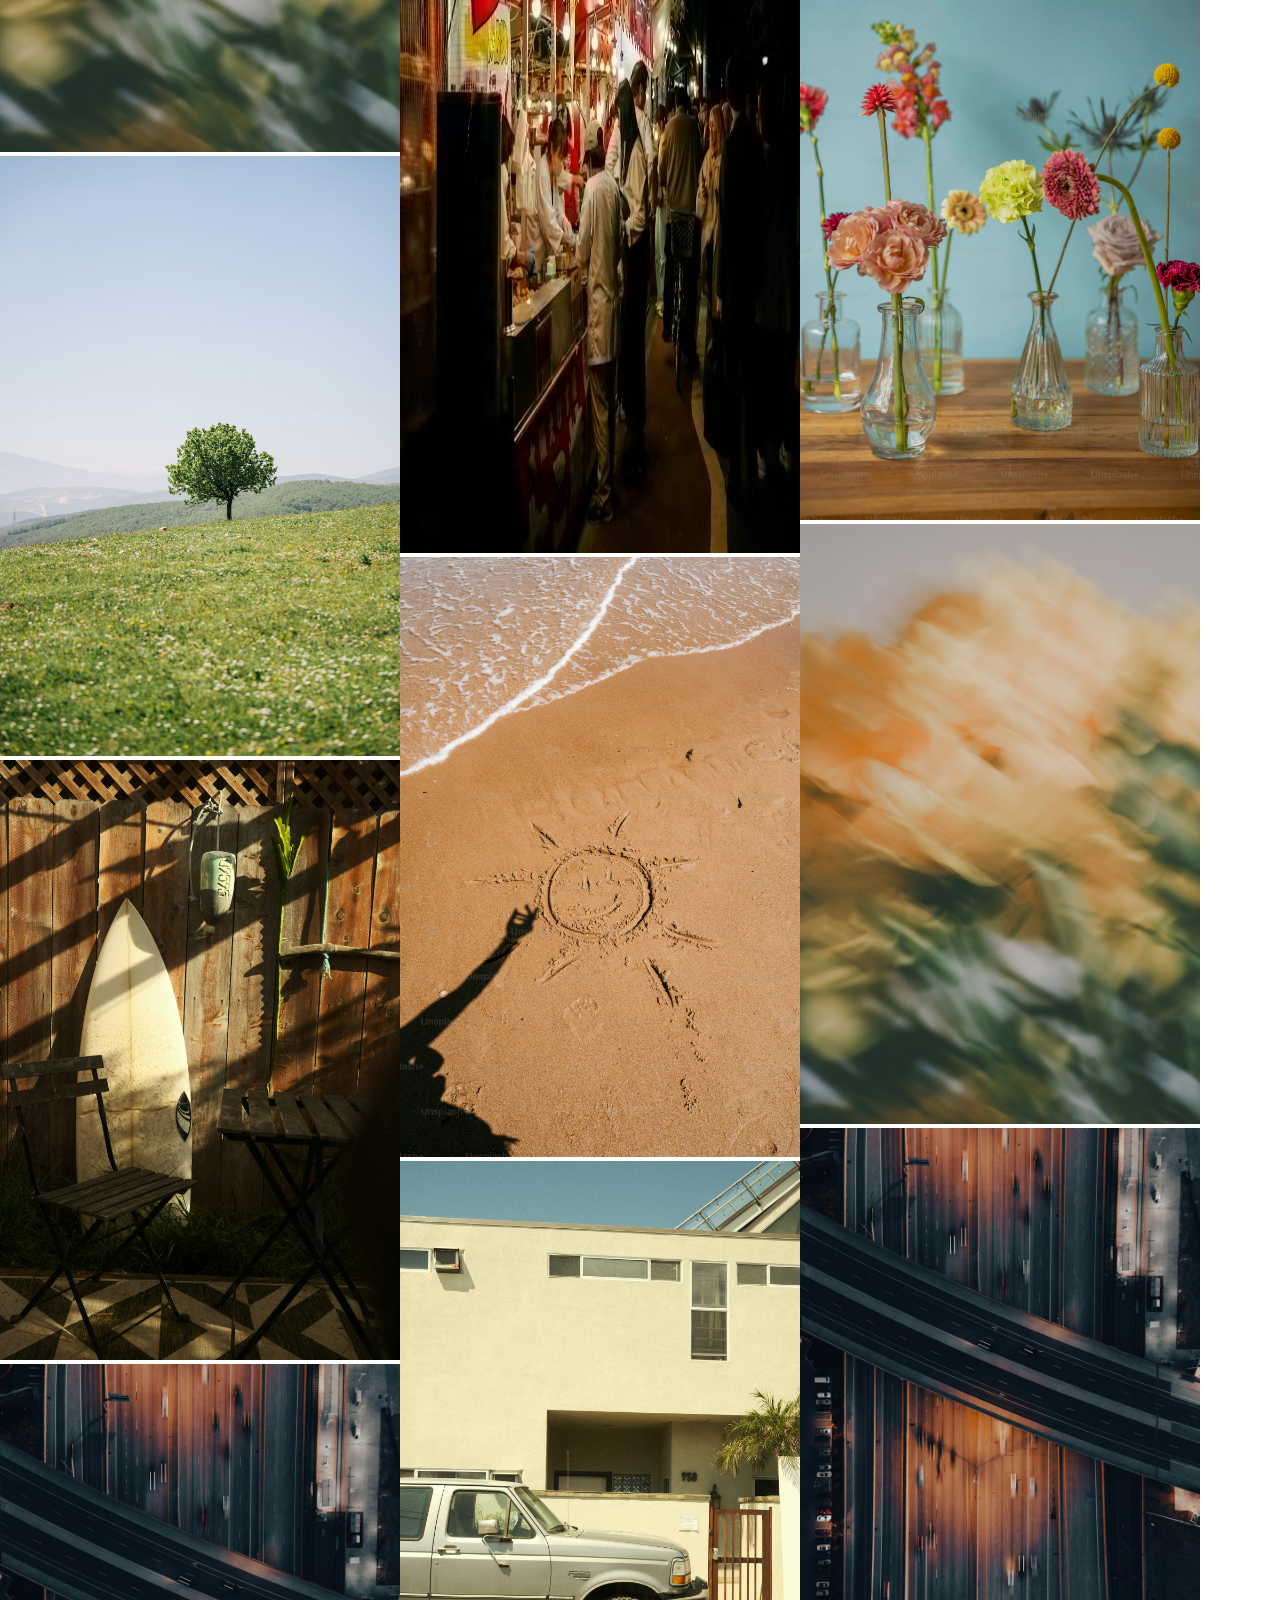
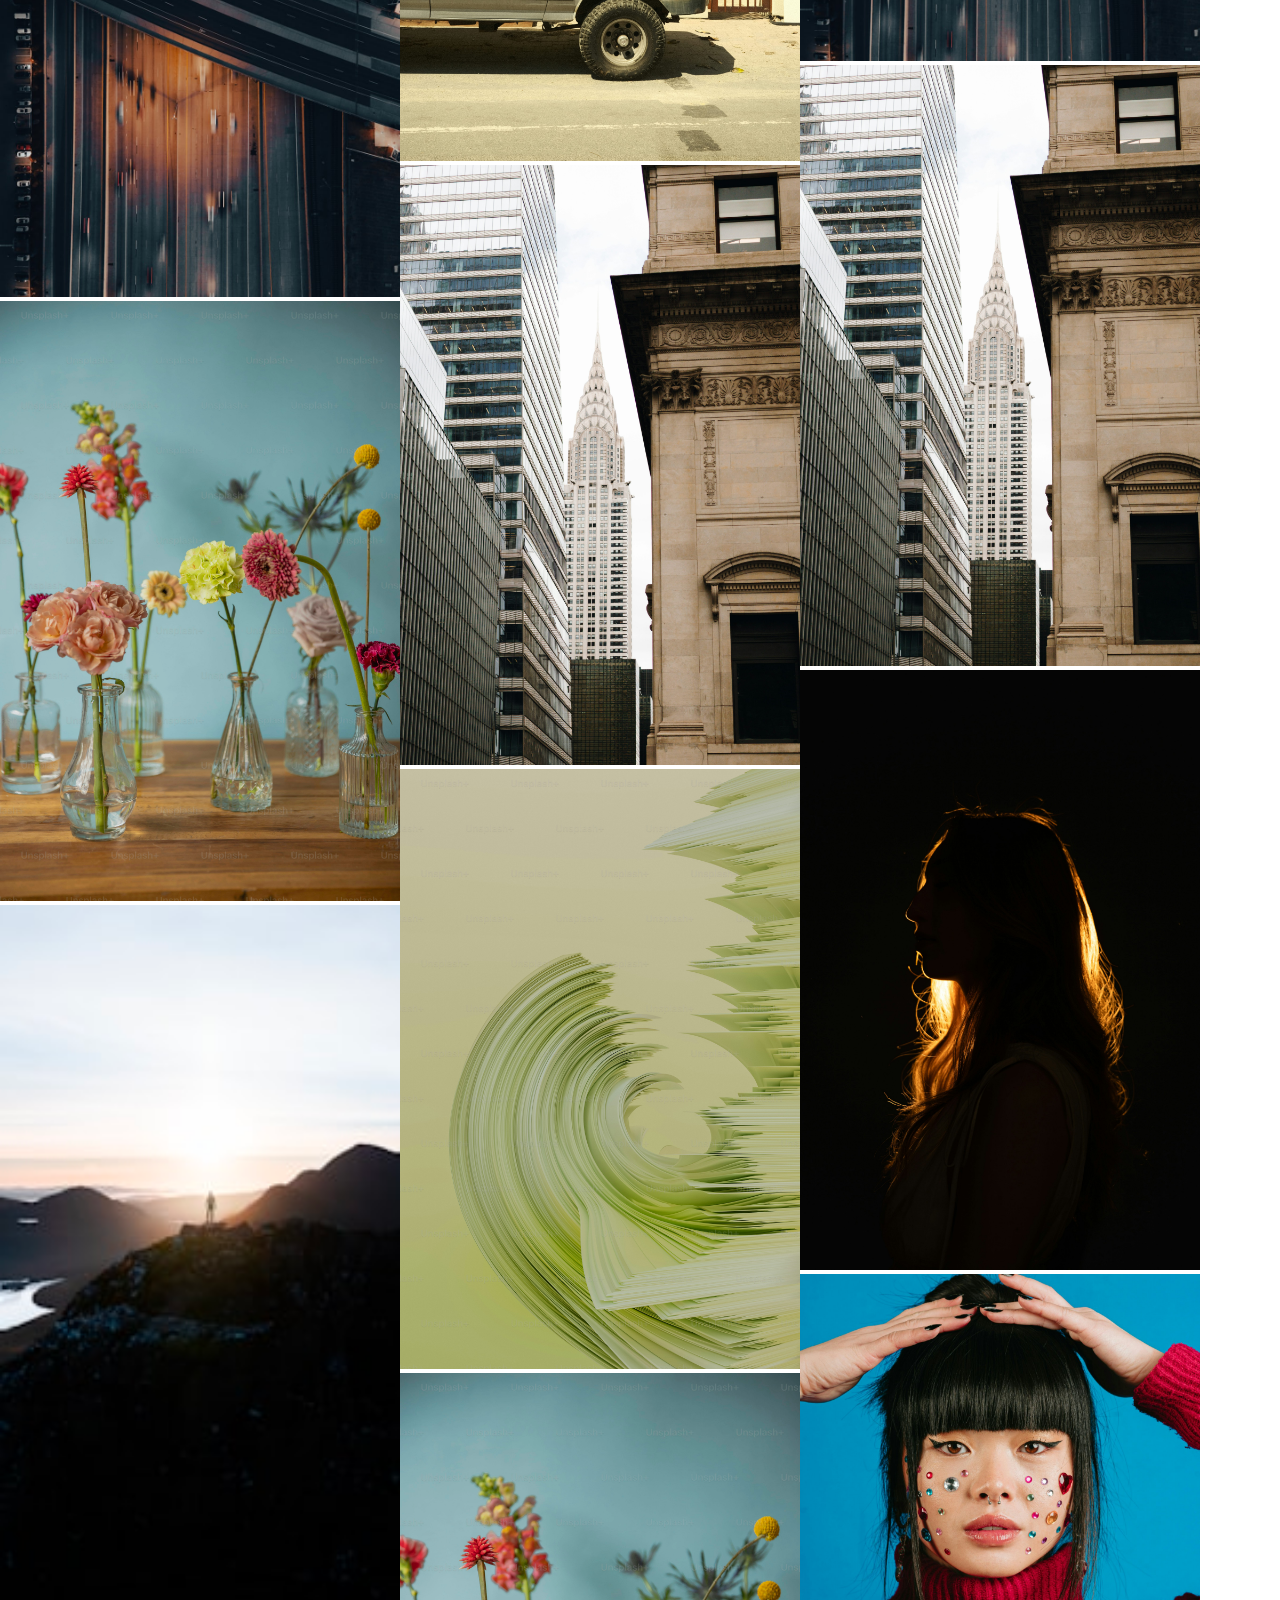
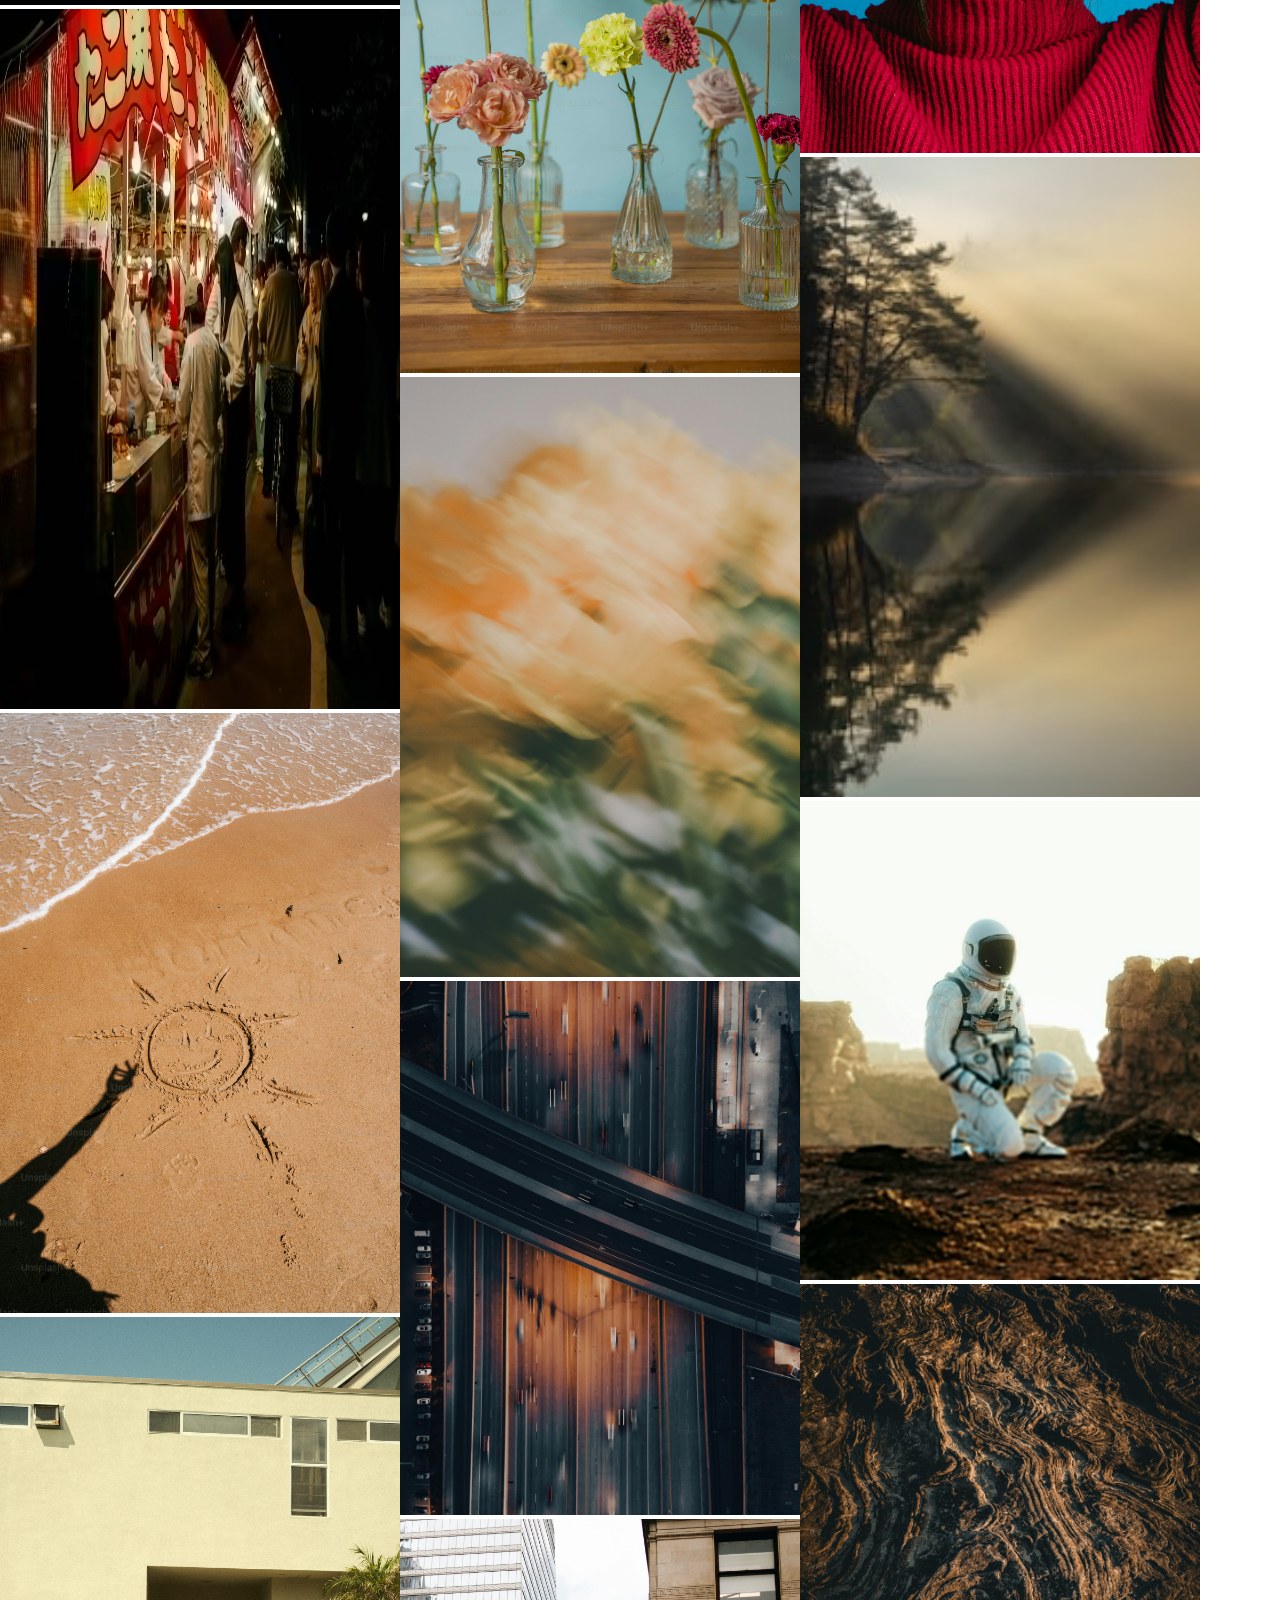
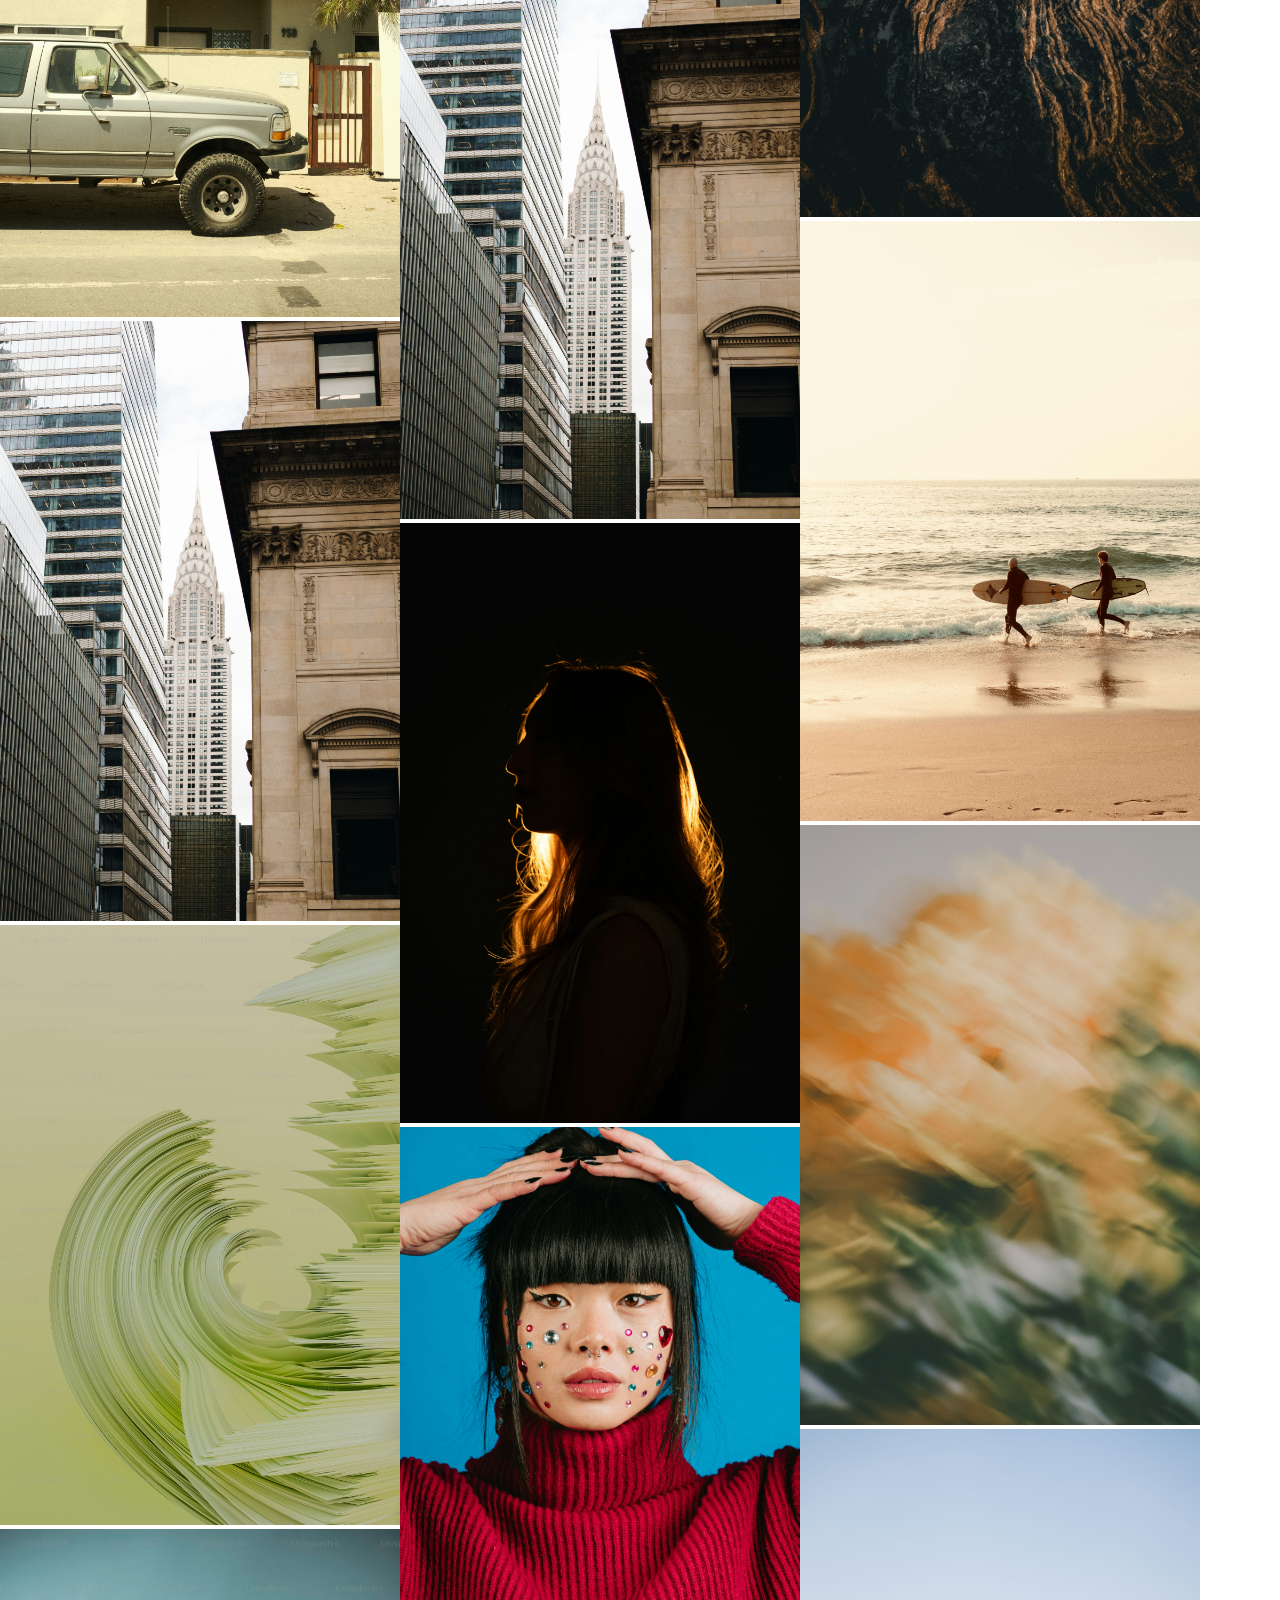
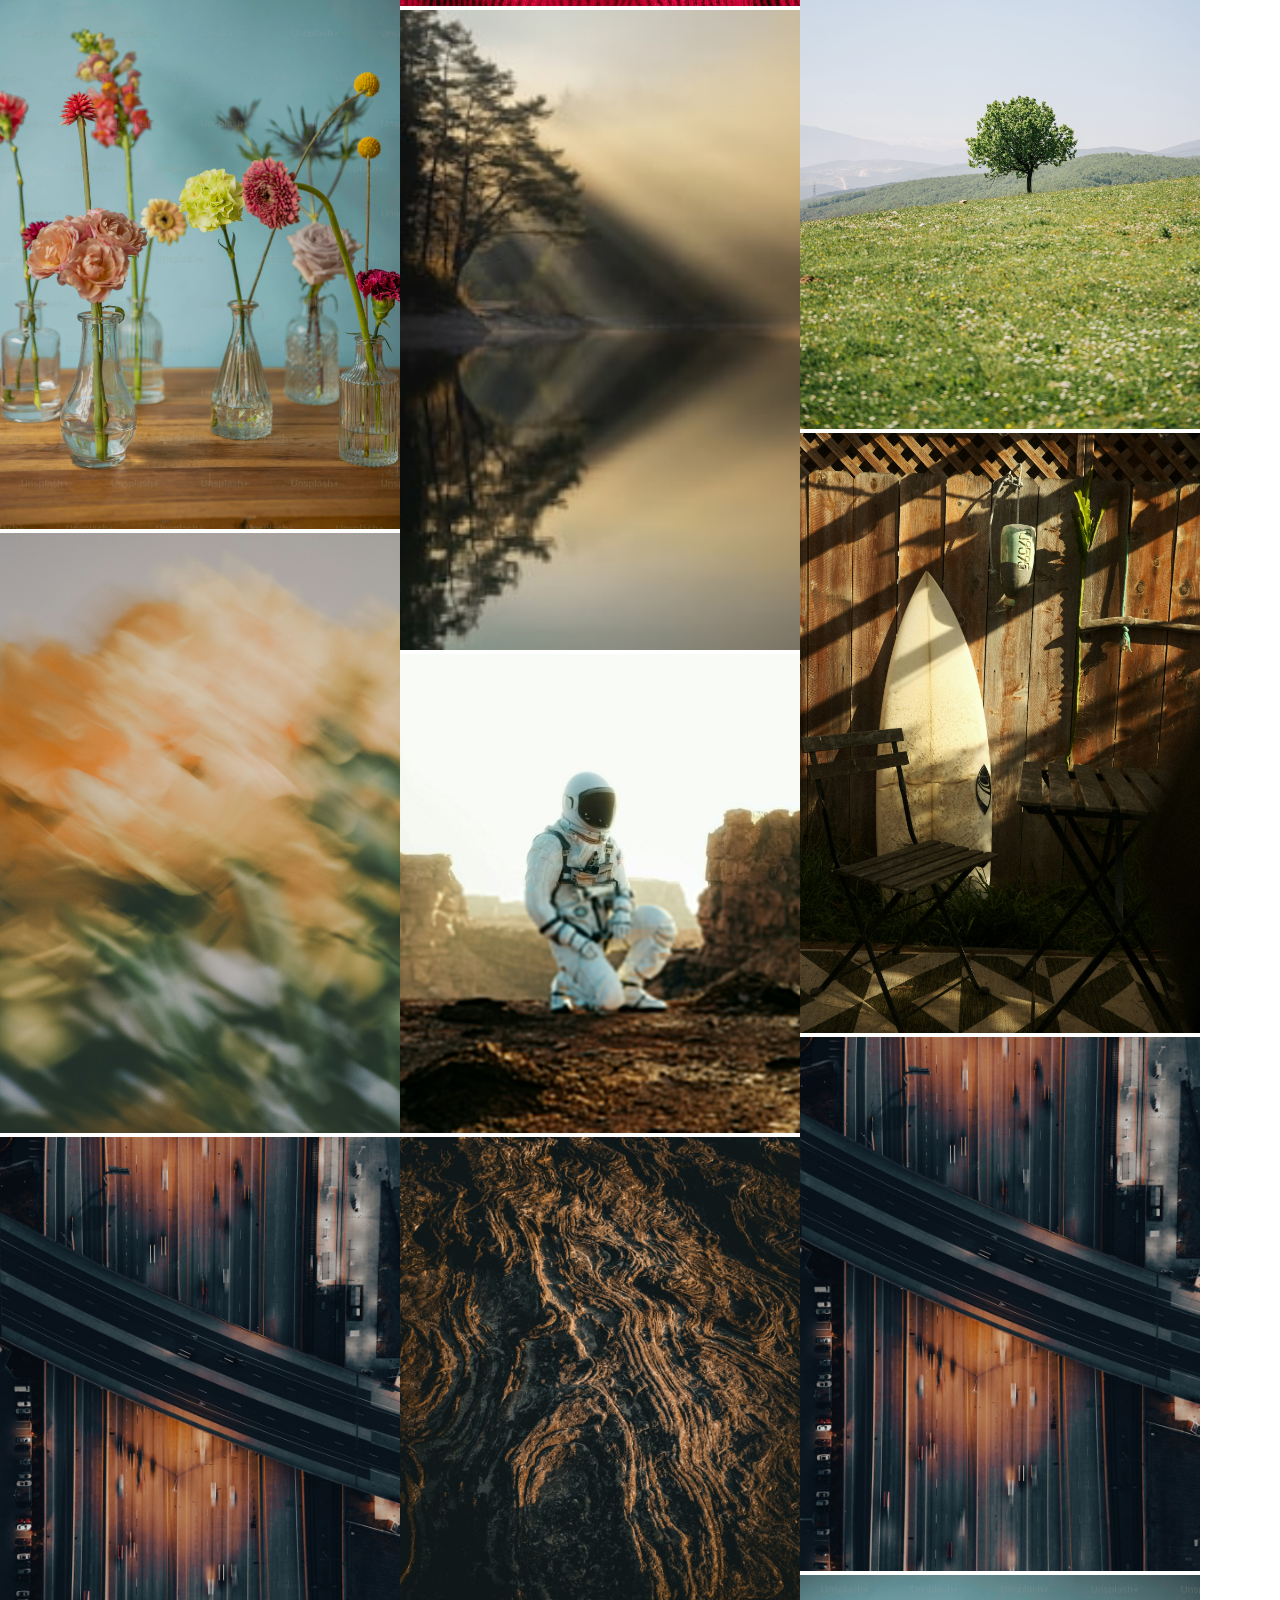
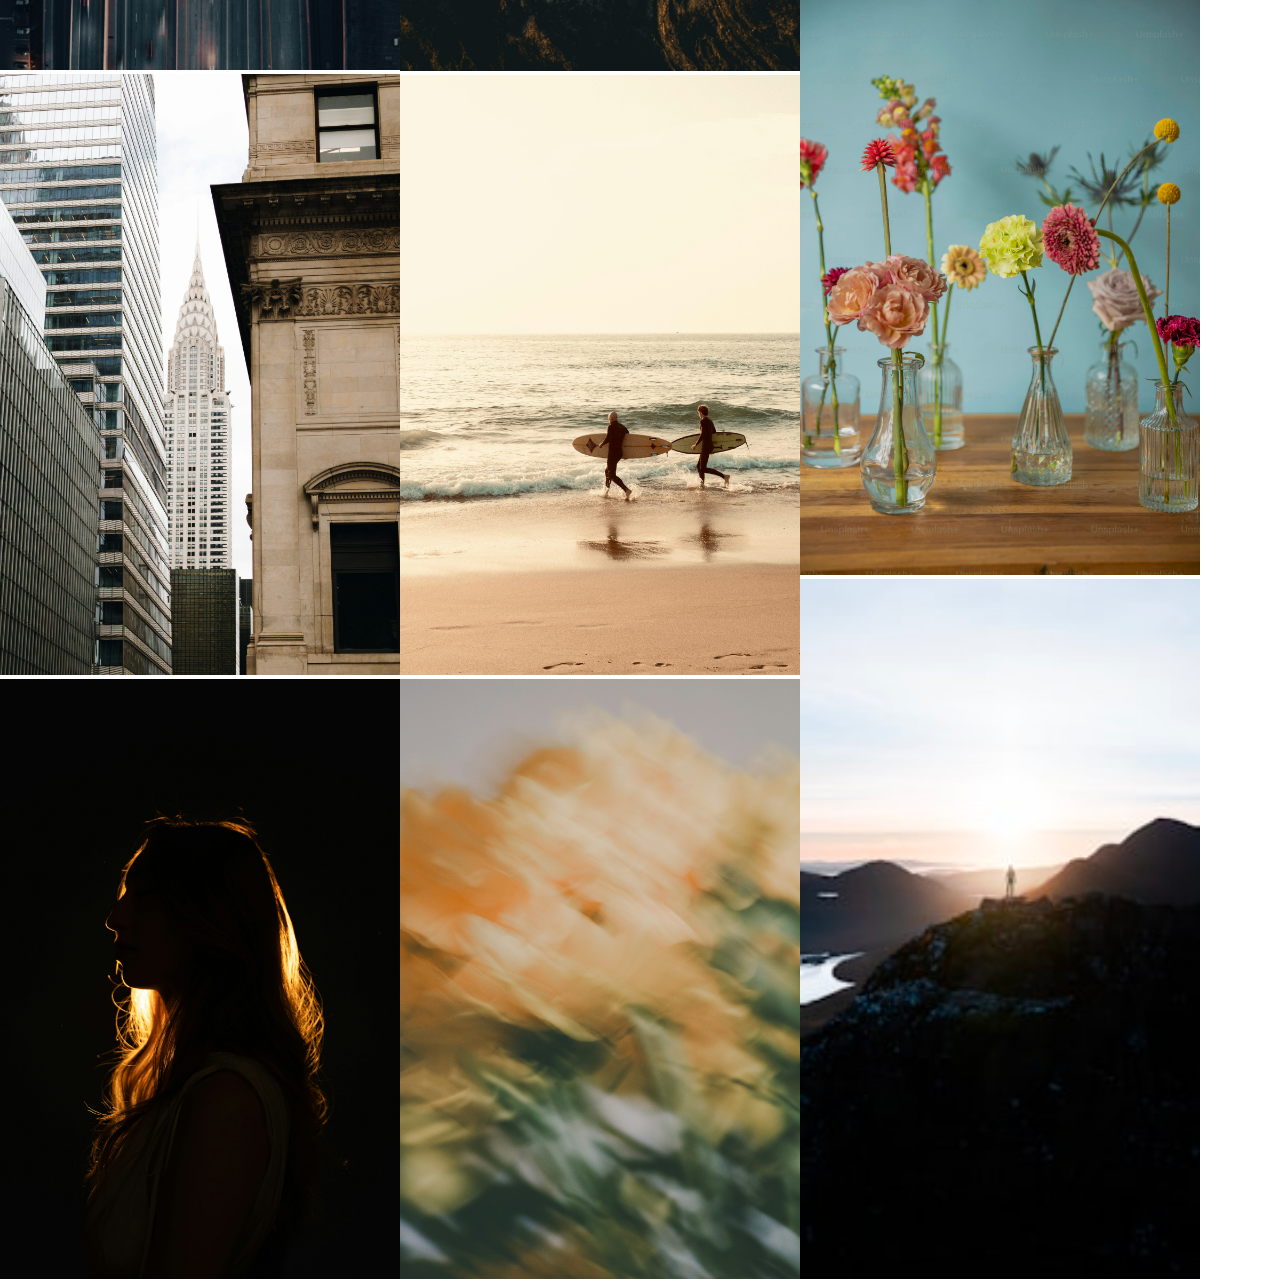
<file: gttt.html>
<!DOCTYPE html>
<html lang="en">
<head>
    <meta charset="UTF-8">
    <meta name="viewport" content="width=device-width, initial-scale=1.0">
    <title>Document</title>
    <link rel="stylesheet" href="./gtt.css">
</head>
<body>


    <div class="deer">
        <div>
            <div class="car">
                <img src="./image/module-03-v2 (1) - Copy.jpg" width="400px" alt="">
            </div>
            <div class="car">
                <img src="./image/img2.jpeg" width="400px" alt="">
            </div>
            <div class="car"> 
                <img src="./image/module-01-v2 (1).jpg - Copy.crdownload"  width="400PX">
            </div>
            <div class="car">
                <img src="./image/photo-1699348107127-966a9814745c.jpeg" width="400PX" alt="">
            </div>
            <div class="car">
                <img src="./image/house/photo-1745594151310-d771b97211cc.jpeg" width="400PX" alt="">
            </div>
            <div>
                <img src="./image/house/photo-1744219792921-a74da6141822.jpeg" width="400px" alt="">
            </div>
            <div>
                <img src="./image/house/photo-1745500415839-503883982264.jpeg" width="400px" alt="">
            </div>
            <div>
                <img src="./image/house/photo-1745800227130-f61ca9d6bcb1.jpeg" width="400px" alt="">
            </div>
            <div>
                <img src="./image/photo-1745714545003-60a2ae7d8744.jpeg" width="400px" alt="">
            </div>
            <div>
                <img src="./image/premium_photo-1678116083971-d578dcb0e590.jpeg" width="400px" alt="">
            </div>
            <div>
                <img src="./image/img3.jpeg" width="400px" height="700px" alt="">
            </div>
            <div> <img src="./image/photo-1745666890553-68a1098c51ae (1).jpeg - Copy.crdownload" width="400px" height="700px" alt="">
            </div>
            <div>
                <img src="./image/house/premium_photo-1721762404832-90d1beb71c81.jpeg" width="400px" alt="">
            </div>
            <div>
                <img src="./image/house/photo-1745800227135-039f44b9dcf2.jpeg" width="400px" alt="">
            </div>
            <div>
                <img src="./image/house/photo-1745428847642-34364849140e.jpeg" width="400px" alt="">
            </div>
            <div>
                <img src="./image/house/premium_photo-1672582776474-fc85ebaa1b73.jpeg" width="400px" alt="">
            </div>
            <div>
                <img src="./image/house/premium_photo-1678116083971-d578dcb0e590.jpeg" width="400px">
            </div>
            <div>
                <img src="./image/house/photo-1744219792921-a74da6141822.jpeg" width="400px" alt="">
            </div>
            <div> 
                <img src="./image/photo-1745714545003-60a2ae7d8744.jpeg" width="400px" alt="">
            </div>
            <div>
                <img src="./image/house/photo-1745428847642-34364849140e.jpeg" width="400px" alt="">
            </div>
            <div>
                <img src="./image/house/photo-1745870297558-367a83462926.jpeg" width="400px" alt="">
            </div>

        </div>
        <div>
           
            <div>
                <img src="./image/house/photo-1745500415839-503883982264.jpeg" width="400px" alt="">
            </div>
            <div>
                <img src="./image/house/photo-1745800227130-f61ca9d6bcb1.jpeg" width="400px" alt="">
            </div>
            <div>
                <img src="./image/photo-1745714545003-60a2ae7d8744.jpeg" width="400px" alt="">
            </div>
            <div>
                <img src="./image/premium_photo-1678116083971-d578dcb0e590.jpeg" width="400px" alt="">
            </div>
            <div>
                <img src="./image/img3.jpeg" width="400px" height="700px" alt="">
            </div>
            <div> <img src="./image/photo-1745666890553-68a1098c51ae (1).jpeg - Copy.crdownload" width="400px" height="700px" alt="">
            </div>
            <div>
                <img src="./image/house/premium_photo-1721762404832-90d1beb71c81.jpeg" width="400px" alt="">
            </div>
            <div>
                <img src="./image/house/photo-1745800227135-039f44b9dcf2.jpeg" width="400px" alt="">
            </div>
            <div>
                <img src="./image/house/photo-1745428847642-34364849140e.jpeg" width="400px" alt="">
            </div>
            <div>
                <img src="./image/house/premium_photo-1672582776474-fc85ebaa1b73.jpeg" width="400px" alt="">
            </div>
            <div>
                <img src="./image/house/premium_photo-1678116083971-d578dcb0e590.jpeg" width="400px">
            </div>
            <div>
                <img src="./image/house/photo-1744219792921-a74da6141822.jpeg" width="400px" alt="">
            </div>
            <div> 
                <img src="./image/photo-1745714545003-60a2ae7d8744.jpeg" width="400px" alt="">
            </div>
            <div>
                <img src="./image/house/photo-1745428847642-34364849140e.jpeg" width="400px" alt="">
            </div>
            <div>
                <img src="./image/house/photo-1745870297558-367a83462926.jpeg" width="400px" alt="">
            </div>
            <div class="car">
                <img src="./image/module-03-v2 (1) - Copy.jpg" width="400px" alt="">
            </div>
            <div class="car">
                <img src="./image/img2.jpeg" width="400px" alt="">
            </div>
            <div class="car"> 
                <img src="./image/module-01-v2 (1).jpg - Copy.crdownload"  width="400PX">
            </div>
            <div class="car">
                <img src="./image/photo-1699348107127-966a9814745c.jpeg" width="400PX" alt="">
            </div>
            <div class="car">
                <img src="./image/house/photo-1745594151310-d771b97211cc.jpeg" width="400PX" alt="">
            </div>
            <div>
                <img src="./image/house/photo-1744219792921-a74da6141822.jpeg" width="400px" alt="">
            </div>

        </div>
        <div>
            <div> <img src="./image/photo-1745666890553-68a1098c51ae (1).jpeg - Copy.crdownload" width="400px" height="700px" alt="">
            </div>
            <div>
                <img src="./image/house/premium_photo-1721762404832-90d1beb71c81.jpeg" width="400px" alt="">
            </div>
            <div>
                <img src="./image/house/photo-1745800227135-039f44b9dcf2.jpeg" width="400px" alt="">
            </div>
            <div>
                <img src="./image/house/photo-1745428847642-34364849140e.jpeg" width="400px" alt="">
            </div>
            <div>
                <img src="./image/house/premium_photo-1672582776474-fc85ebaa1b73.jpeg" width="400px" alt="">
            </div>
            <div>
                <img src="./image/house/premium_photo-1678116083971-d578dcb0e590.jpeg" width="400px">
            </div>
            <div>
                <img src="./image/house/photo-1744219792921-a74da6141822.jpeg" width="400px" alt="">
            </div>
            <div> 
                <img src="./image/photo-1745714545003-60a2ae7d8744.jpeg" width="400px" alt="">
            </div>
            <div>
                <img src="./image/house/photo-1745428847642-34364849140e.jpeg" width="400px" alt="">
            </div>
            <div>
                <img src="./image/house/photo-1745870297558-367a83462926.jpeg" width="400px" alt="">
            </div>
            <div class="car">
                <img src="./image/module-03-v2 (1) - Copy.jpg" width="400px" alt="">
            </div>
            <div class="car">
                <img src="./image/img2.jpeg" width="400px" alt="">
            </div>
            <div class="car"> 
                <img src="./image/module-01-v2 (1).jpg - Copy.crdownload"  width="400PX">
            </div>
            <div class="car">
                <img src="./image/photo-1699348107127-966a9814745c.jpeg" width="400PX" alt="">
            </div>
            <div class="car">
                <img src="./image/house/photo-1745594151310-d771b97211cc.jpeg" width="400PX" alt="">
            </div>
            <div>
                <img src="./image/house/photo-1744219792921-a74da6141822.jpeg" width="400px" alt="">
            </div>
            <div>
                <img src="./image/house/photo-1745500415839-503883982264.jpeg" width="400px" alt="">
            </div>
            <div>
                <img src="./image/house/photo-1745800227130-f61ca9d6bcb1.jpeg" width="400px" alt="">
            </div>
            <div>
                <img src="./image/photo-1745714545003-60a2ae7d8744.jpeg" width="400px" alt="">
            </div>
            <div>
                <img src="./image/premium_photo-1678116083971-d578dcb0e590.jpeg" width="400px" alt="">
            </div>
            <div>
                <img src="./image/img3.jpeg" width="400px" height="700px" alt="">
            </div>
           

        </div>
    </div>
    
</body>
</html>
</file>
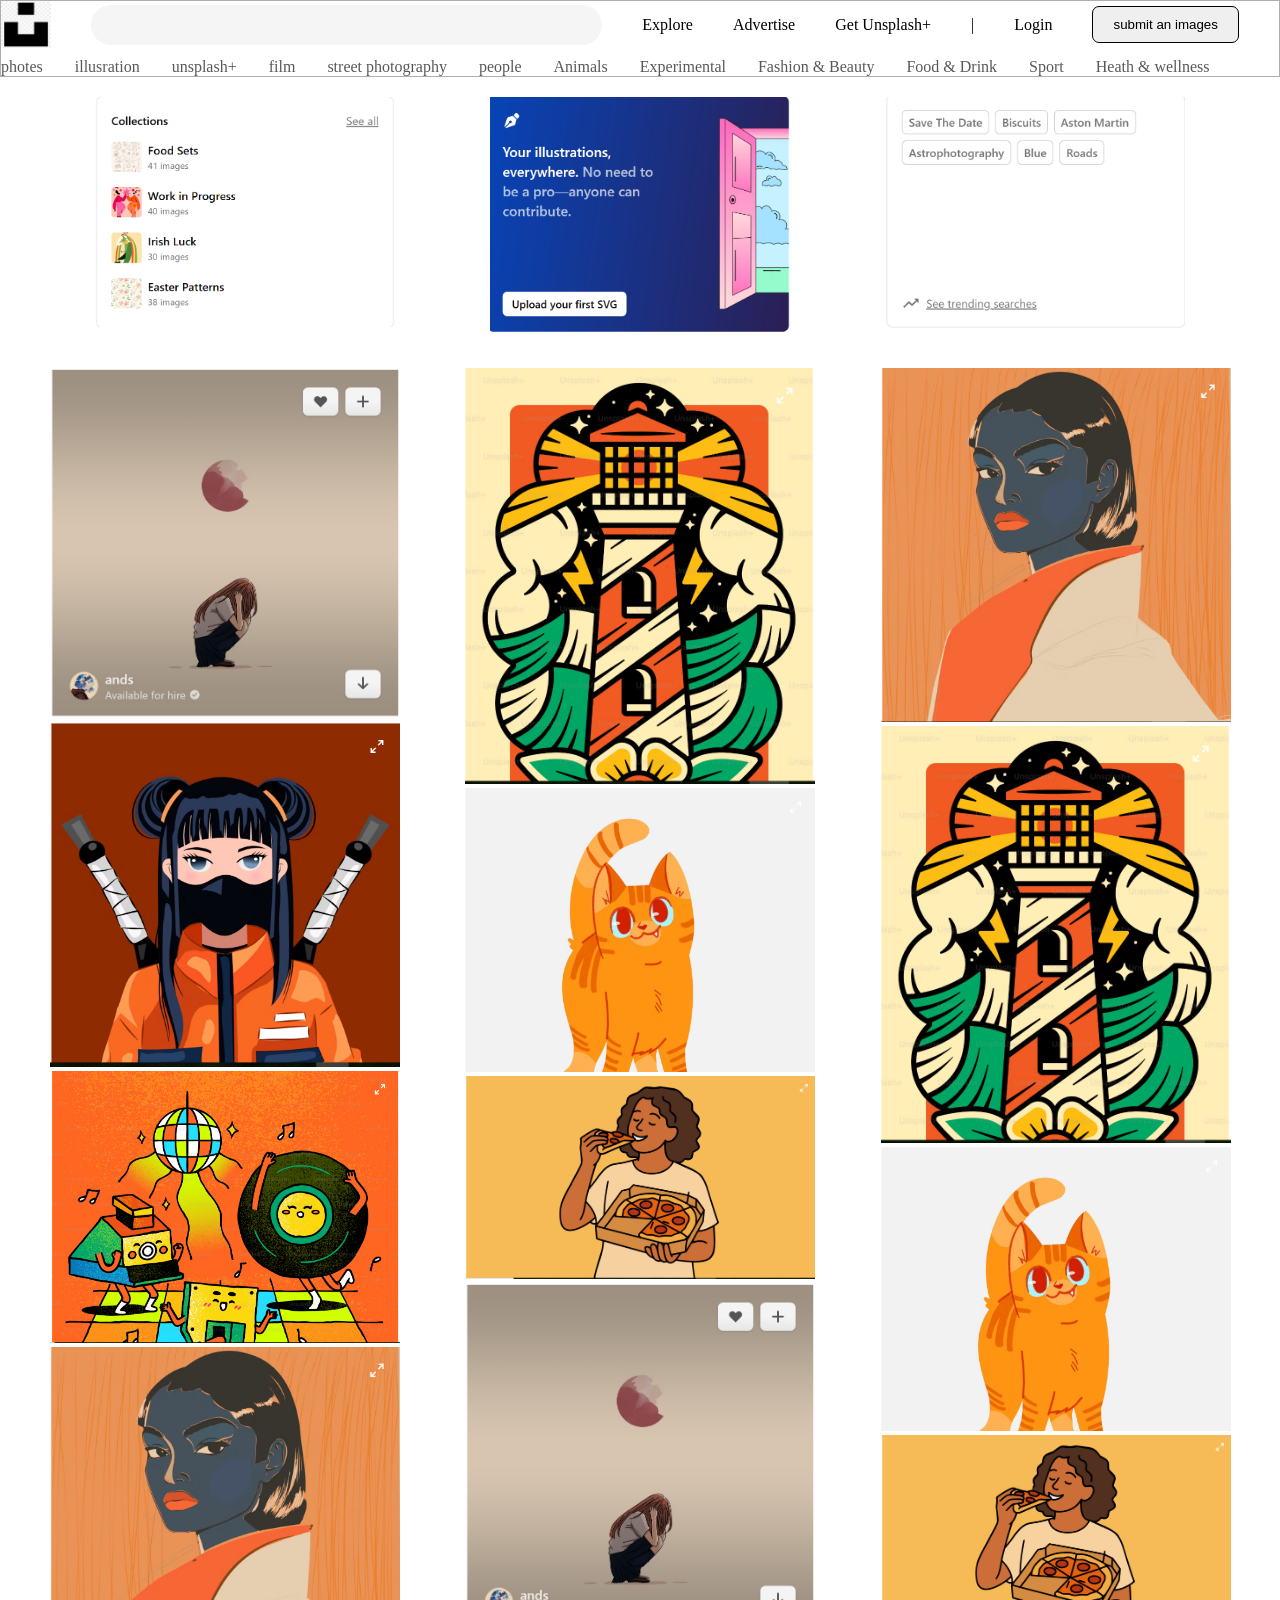
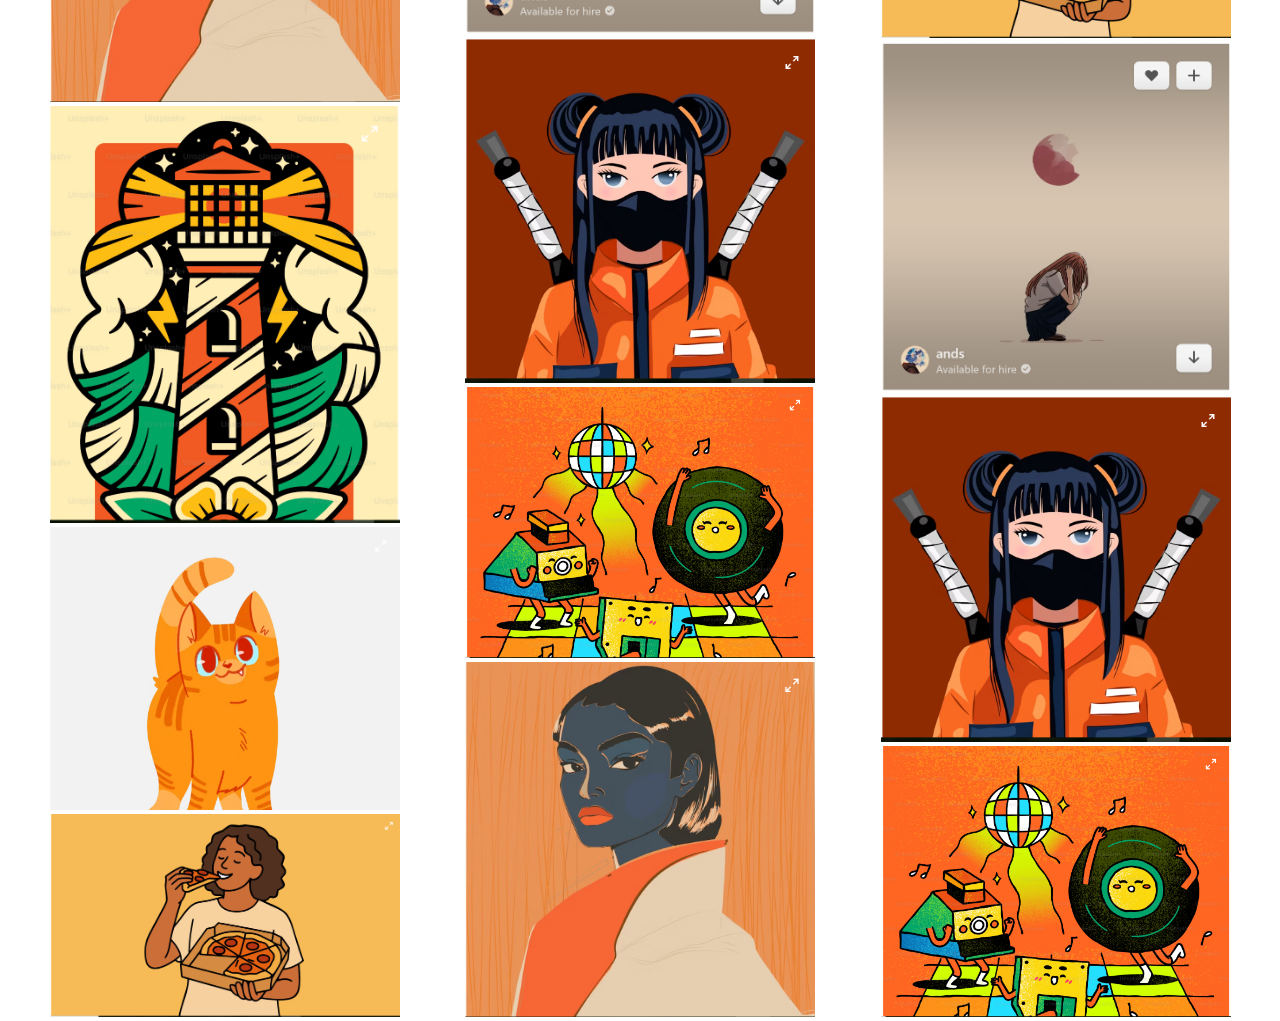
<file: otherhtmlpages/illustration.html>
<!DOCTYPE html>
<html lang="en">

<head>
    <meta charset="UTF-8">
    <meta name="viewport" content="width=device-width, initial-scale=1.0">
    <title>Document</title>
    <link rel="stylesheet" href="../othercsspages/illustration.css">
</head>

<body>
    <header>
        <nav class="nav-1">
            <img src="../image/logo unsplashed2.png" style="width: 50px;" alt="">
            <input type="text">
            <li><a href="">Explore</a></li>
            <li><a href="">Advertise</a></li>
            <li><a href="">Get Unsplash+</a></li> |
            <li><a href="./otherhtmlpages/login.html">Login</a></li>
            <button class="btn"><a href="./otherhtmlpages/submit.html">submit an images</a></button>
            <i class="fa-solid fa-bars"></i>
            </ul>


        </nav>
        <div class="nav-2">
            <li><a href="">photes</a></li>
            <li><a href="">illusration</a></li>
            <li><a href="">unsplash+</a></li>
            <li><a href="">film</a></li>
            <li><a href="">street photography</a></li>
            <li><a href="">people</a></li>
            <li><a href="">Animals</a></li>
            <li><a href="">Experimental</a></li>
            <li><a href="">Fashion & Beauty</a></li>
            <li><a href="">Food & Drink</a></li>
            <li><a href="">Sport</a></li>
            <li><a href="">Heath & wellness</a></li>

        </div>
    </header>
    <div class="hero-sect">
        <div>
            <img src="../image/soo1.PNG" alt="">
        </div>
        <div>
            <img src="../image/soo2.PNG" alt="">
        </div>
        <div>
            <img src="../image/soo3.PNG" alt="">
        </div>
    </div>
    <div class="dear">
        <div>
            <div>
                <img src="../image/Capture.PNG" alt="">
            </div>
            <div>
                <img src="../image/Capture12.PNG" alt="">
            </div>
            <div>
                <img src="../image/capture5.PNG" alt="">
            </div>
            <div>
                <img src="../image/capture7.PNG" alt="">
            </div>
            <div>
                <img src="../image/Capture10.PNG" alt="">
            </div>
            <div>
                <img src="../image/Capture14.PNG" alt="">
            </div>
            <div>
                <img src="../image/capture9.PNG" alt="">
            </div>

        </div>
        <div>
            <div>
                <img src="../image/Capture10.PNG" alt="">
            </div>
            <div>
                <img src="../image/Capture14.PNG" alt="">
            </div>
            <div>
                <img src="../image/capture9.PNG" alt="">
            </div>
            <div>
                <img src="../image/Capture.PNG" alt="">
            </div>
            <div>
                <img src="../image/Capture12.PNG" alt="">
            </div>
            <div>
                <img src="../image/capture5.PNG" alt="">
            </div>
            <div>
                <img src="../image/capture7.PNG" alt="">
            </div>

        </div>
        <div>
            <div>
                <img src="../image/capture7.PNG" alt="">
            </div>
            <div>
                <img src="../image/Capture10.PNG" alt="">
            </div>
            <div>
                <img src="../image/Capture14.PNG" alt="">
            </div>
            <div>
                <img src="../image/capture9.PNG" alt="">
            </div>
            <div>
                <img src="../image/Capture.PNG" alt="">
            </div>
            <div>
                <img src="../image/Capture12.PNG" alt="">
            </div>
            <div>
                <img src="../image/capture5.PNG" alt="">
            </div>
            
        </div>
    </div>

</body>

</html>
</file>
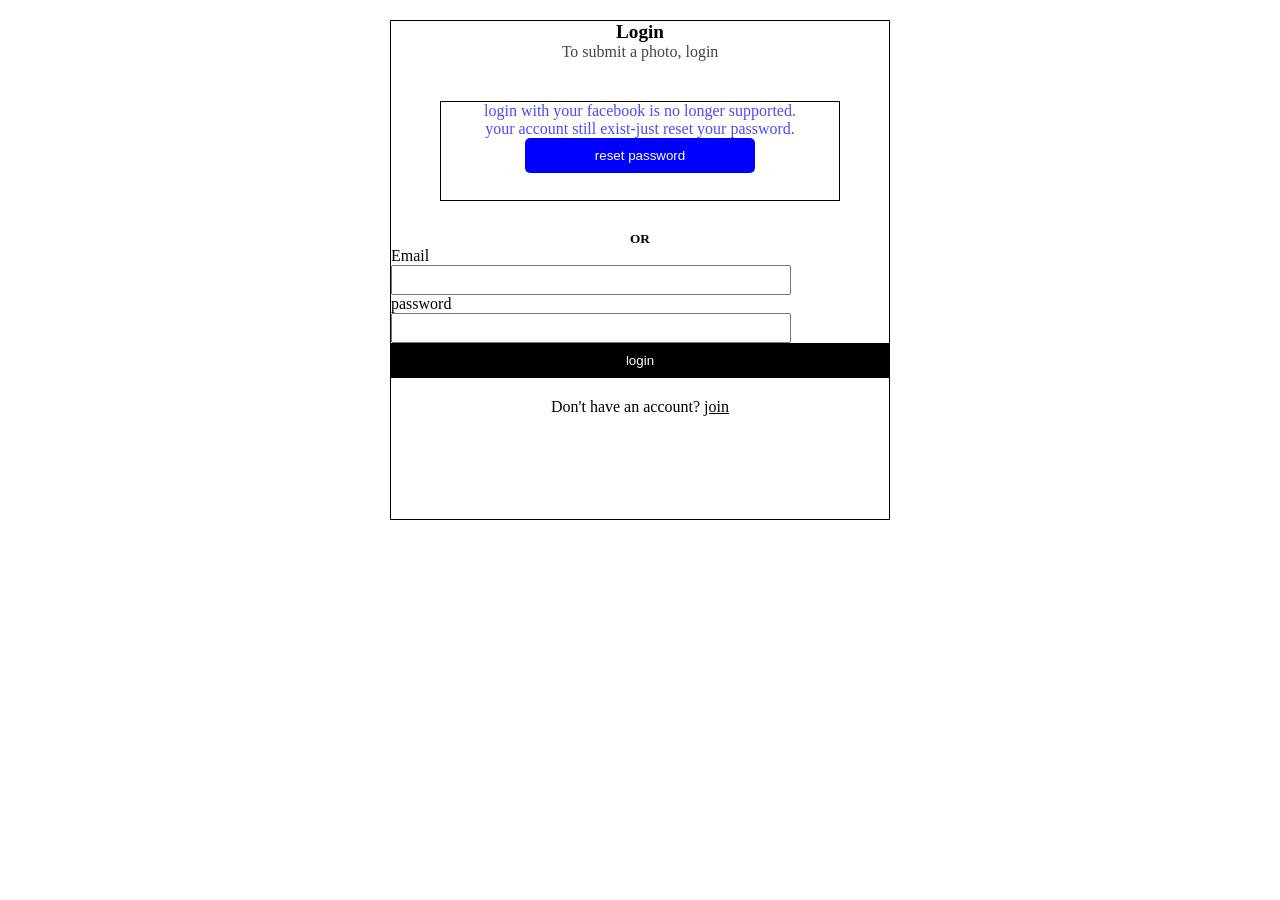
<file: otherhtmlpages/login.html>
<!DOCTYPE html>
<html lang="en">
<head>
    <meta charset="UTF-8">
    <meta name="viewport" content="width=device-width, initial-scale=1.0">
    <title>Document</title>
    <link rel="stylesheet" href="../othercsspages/login.css">
</head>

<body>
    <div class=" container">
        <h1>Login</h1>
        <h4>To submit a photo, login</h4>

        <div class="card">
            login with your facebook is no longer supported. 
            <br>
            your account still exist-just reset your password.

            <button>
                <a href="">reset password</a>
            </button>
            
        </div>
        <h5>OR</h5>
<form action="">
    <label for="email">Email</label> <br>
    <input type="email" required>
    <br>
    <label for="password">password</label> <br>
    <input type="password" required>
    <br>
    <div class="btc">
        <button class="btc">
            <a href="">login</a>
        </button>
    </div>


    <div class="wow">
        Don't have an account?
        <a href="">join</a>
    </div>
    








</form>
        
    </div>
    
</body>
</html>
</file>
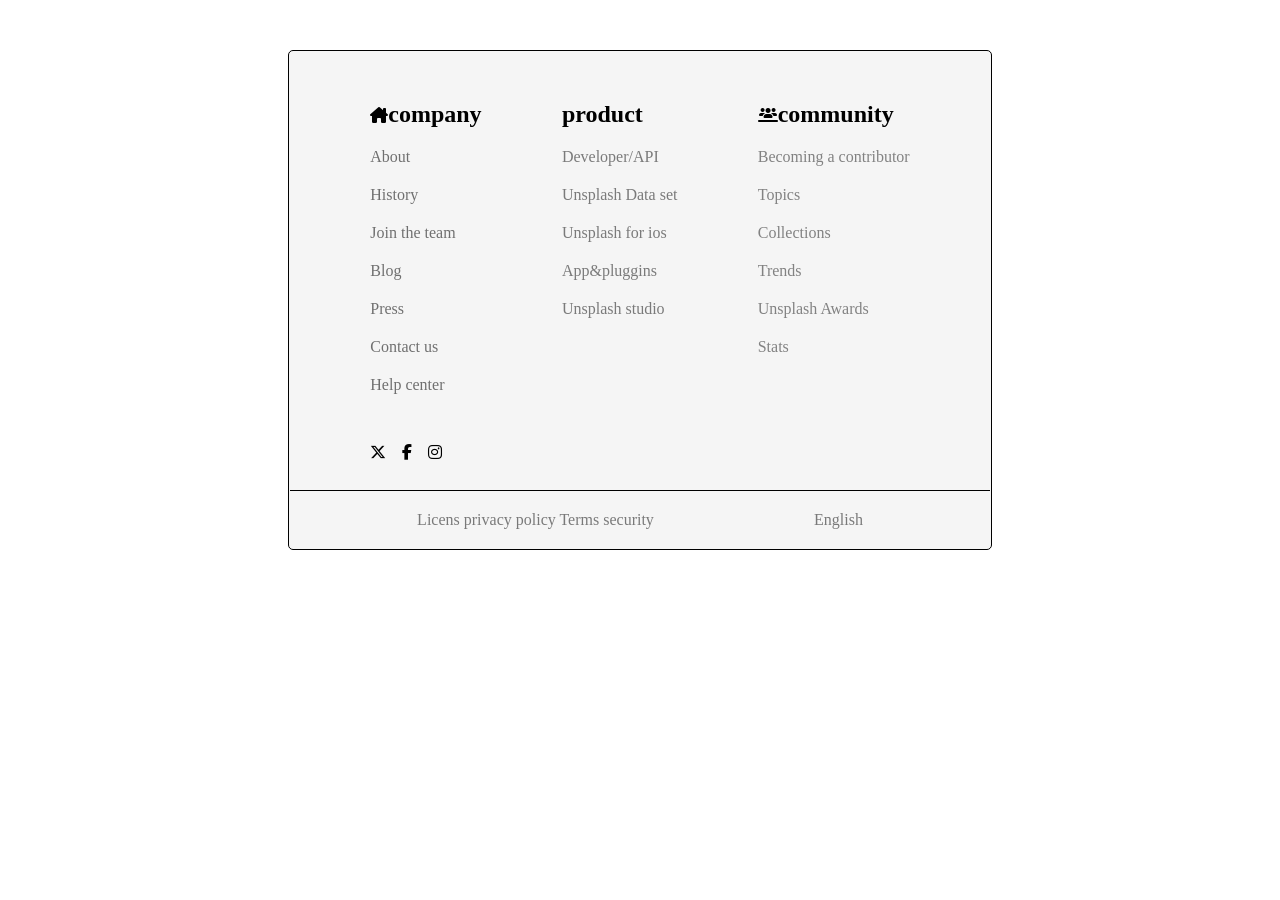
<file: otherhtmlpages/menu.html>
<!DOCTYPE html>
<html lang="en">

<head>
    <meta charset="UTF-8">
    <meta name="viewport" content="width=device-width, initial-scale=1.0">
    <title>Document</title>
    <link rel="stylesheet" href="../othercsspages/menu.css">
    <link rel="stylesheet" href="https://cdnjs.cloudflare.com/ajax/libs/font-awesome/6.7.2/css/all.min.css" integrity="sha512-Evv84Mr4kqVGRNSgIGL/F/aIDqQb7xQ2vcrdIwxfjThSH8CSR7PBEakCr51Ck+w+/U6swU2Im1vVX0SVk9ABhg==" crossorigin="anonymous" referrerpolicy="no-referrer" />
</head>

<body>
    <section class="container-2">
        <div class="container">
            <div class="nav1">
                <div class="home">
                    <i class="fa-solid fa-house-chimney"></i><h2>company</h2>

                </div>
                <a href="">About</a>
                <a href="">History</a>
                <a href="">Join the team</a>
                <a href="">Blog</a>
                <a href="">Press</a>
                <a href="">Contact us</a>
                <a href="">Help center</a>
                <div class="logo">
                    <i class="fa-brands fa-x-twitter"></i>
                    <i class="fa-brands fa-facebook-f"></i>
                    <i class="fa-brands fa-instagram"></i>

                </div>

            </div>
            <div class="nav2">
                <div class="home">
                    <i class="fa-solid fa-rectangle-vertical-history"></i>
                    <h2>product</h2>
                </div>
                <a href="">Developer/API</a>
                <a href="">Unsplash Data set</a>
                <a href="">Unsplash for ios</a>
                <a href="">App&pluggins</a>
                <a href="">Unsplash studio</a>


            </div>
            <div class="nav3">
               <div class="home">
                <i class="fa-solid fa-users-line"></i>
                <h2>community</h2>
               </div>
                <a href="">Becoming a contributor</a>
                <a href="">Topics</a>
                <a href="">Collections</a>
                <a href="">Trends</a>
                <a href="">Unsplash Awards</a>
                <a href="">Stats</a>

            </div>


        </div>
        <div class="lol">
            <div>
                <a href="">Licens</a>
                <a href="">privacy policy</a>
                <a href="">Terms</a>
                <a href="">security</a>
            </div>
          
            <div class="">
                <a href="">English</a>
            </div>


        </div>


    </section>


</body>

</html>
</file>
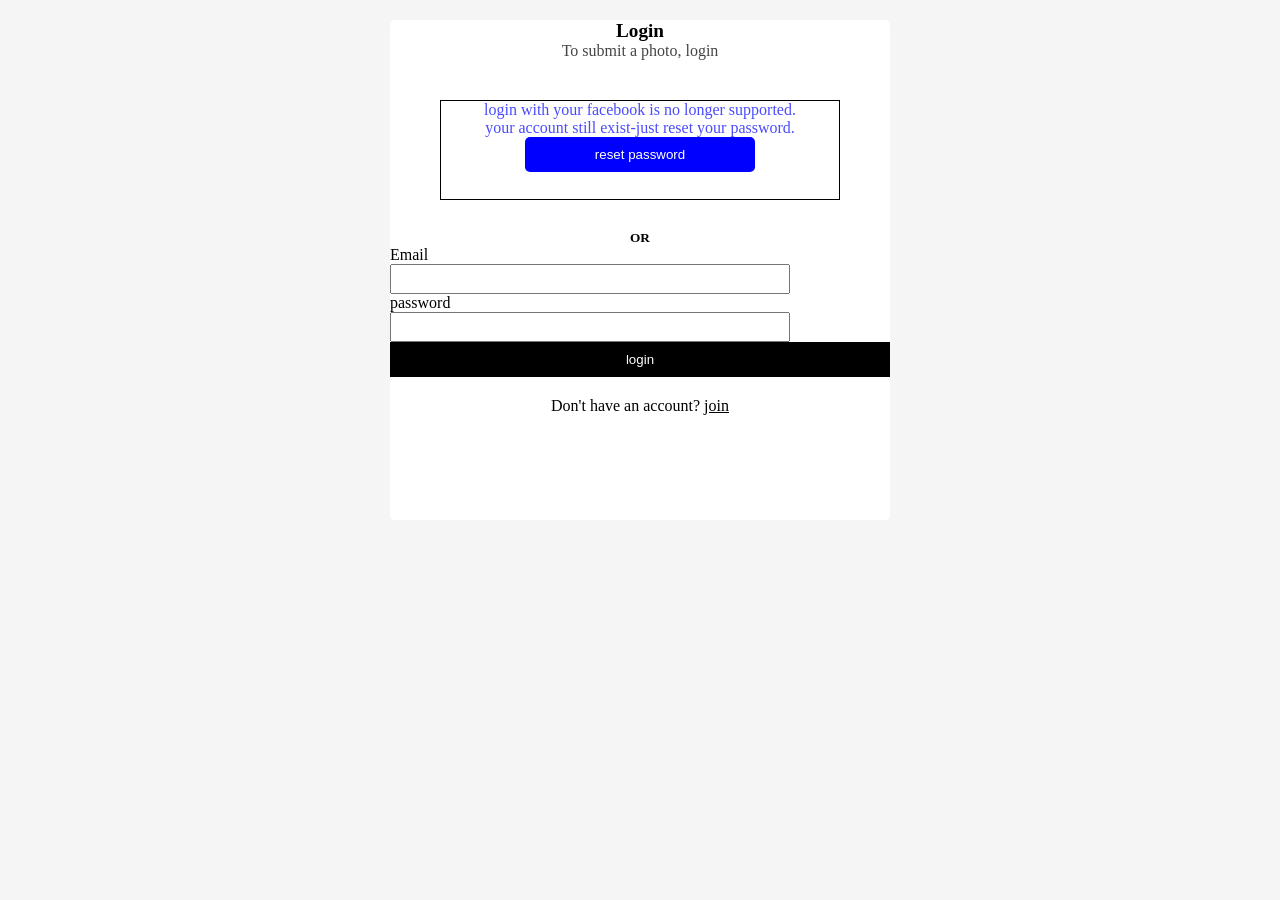
<file: otherhtmlpages/submit.html>
<!DOCTYPE html>
<html lang="en">

<head>
    <meta charset="UTF-8">
    <meta name="viewport" content="width=device-width, initial-scale=1.0">
    <title>Document</title>
    <link rel="stylesheet" href="../othercsspages/submit.css">
</head>

<body>
    <div class=" container">
        <h1>Login</h1>
        <h4>To submit a photo, login</h4>

        <div class="card">
            login with your facebook is no longer supported.
            <br>
            your account still exist-just reset your password.

            <button>
                <a href="">reset password</a>
            </button>

        </div>
        <h5>OR</h5>
        <form action="">
            <label for="email">Email</label> <br>
            <input type="email" required>
            <br>
            <label for="password">password</label> <br>
            <input type="password" required>
            <br>
            <div class="btc">
                <button class="btc">
                    <a href="">login</a>
                </button>
            </div>


            <div class="wow">
                Don't have an account?
                <a href="">join</a>
            </div>









        </form>

    </div>

</body>

</html>
</file>
<file: style.css>
* {
    margin: 0;
    padding: 0;
    box-sizing: border-box;
}

.logo {
    width: 100px;
}

header {
    border: thin solid rgba(0, 0, 0, 0.315);
    background-color: white;
    width: 100%;
}

.nav-1 {
    text-decoration: none;
    justify-content: space-between;
    align-items: center;
    gap: 2em;
    display: flex;
    list-style-type: none;
    width: 100%;
}

input {
    width: 40%;
    border-radius: 20px;
    height: 40px;
    border: none;
    background-color: whitesmoke;
}

ul {
    display: flex;
    gap: 2em;
    list-style-type: none;
}
li a{
    text-decoration: none;
    color: black;
}
.btn a{
    text-decoration: none;
    color: black;
}
button{
    border: thin solid black;
    padding: 10px 20px;
    border-radius: 7px;
}
.nav-2{
    display: flex;
    list-style-type: none;
    gap:2em;
    margin-top: 10px;
}
.nav-2 li a{
    color: rgba(0, 0, 0, 0.654);    
}
.hero-sect{
    display: flex;
    margin-top: 80px;
    justify-content:space-evenly;
    gap: 2em;
    width: 100%;
    
}
.card{
    border-radius: 5px;
    
}

.card1 h1{
    margin-top:100px;
}
.card1 h5{
    color: rgba(0, 0, 0, 0.815);
    font-size: small;
    font-weight: 100;
}
.card2{
    object-fit: contain;
    border: thin solid black;
    width: 350px;
    height: 300px;
    gap: 2em;
   
}
.card2 button a{
    gap: 7em;
    margin-top: 10px;
    
   
    
}
.card2 button{
    margin-top: 20px;
    text-align: center;
    margin:auto;
    align-items: center;

}
.card2 a{
    text-decoration: none;
    color: black;
    /* border: thin solid rgba(0, 0, 0, 0.688); */
    border-radius: 5px;
    gap: 2em;
    justify-content: space-evenly;
    
  
    
}
.card3{
    border: thin solid black;
    width: 318px;
    height: 300px;
}
.loo{
    display: flex;
}
.card3 h1 a{
    text-decoration: none;
    color: black;
    font: weight 800px;
    font-size: large;
}
.card3  a{
    text-decoration: none;
    color: rgba(0, 0, 0, 0.5);
    font-weight:300;
    font-size:12;
}
.deer{
    display: flex;
}
.second-sect{
    width: 100%;
    display:flex;
}

.img-car{
    display:grid;
    justify-content:center;
    grid-template-columns: 1fr 1fr 1fr;
    object-fit: contain;

   
    
}
 .car{
    display:grid;
    justify-content: center;
    align-self: center;
    gap: 1em;
    width:100%;
   

}

@media (max-width: 768px) {
    .nav-1, .nav-2 {
        display: flex;
        flex-direction: column;
        align-items: center;
    }

    .nav-1 li, .nav-2 li {
        margin: 5px 0;
        list-style: none;
    }

    .btn {
        width: 100%;
        margin-top: 10px;
    }

    .hero-sect {
        display: flex;
        flex-direction: column;
        align-items: center;
    }

    .card {
        width: 90%;
        margin: 10px auto;
        text-align: center;
    }

    .deer, .card-grid {
        display: block;
    }

    .car img {
        width: 100%;
        height: auto;
    }
}
@media (max-width: 400px) {
    .nav-1, .nav-2 {
        flex-direction: column;
        align-items: center;
        text-align: center;
        padding: 10px;
    }

    .nav-1 li, .nav-2 li {
        list-style: none;
        margin: 5px 0;
    }

    .nav-1 img {
        width: 40px;
        margin-bottom: 10px;
    }

    .btn {
        width: 90%;
        margin: 10px 0;
        font-size: 14px;
    }

    input[type="text"] {
        width: 90% !important;
        margin-bottom: 10px;
    }

    .hero-sect {
        flex-direction: column;
        align-items: center;
        text-align: center;
        padding: 10px;
    }

    .card {
        width: 100%;
        margin: 10px 0;
    }

    .card3 .loo {
        flex-direction: column;
        align-items: center;
    }

    .card3 img {
        width: 100% !important;
        height: auto !important;
    }

    .deer, .card-grid, .img-car {
        display: block;
    }

    .car img {
        width: 100% !important;
        height: auto !important;
    }

    .fa-bars {
        font-size: 24px;
        margin-top: 10px;
    }

    h1, h5 {
        font-size: 18px;
    }

    .card2 button {
        width: 90%;
        margin: 5px auto;
    }
}
</file>
<file: gtt.css>
*{
    margin: 0;
    padding: 0;
    box-sizing: border-box;
    
}
.deer{
    display: flex;
}
</file>
<file: othercsspages/illustration.css>
* {
    margin: 0;
    padding: 0;
    box-sizing: border-box;
}

.logo {
    width: 100px;
}

header {
    border: thin solid rgba(0, 0, 0, 0.315);
    background-color: white;
    width: 100%;
}

.nav-1 {
    text-decoration: none;
    justify-content: space-between;
    align-items: center;
    gap: 2em;
    display: flex;
    list-style-type: none;
    width: 100%;
}

input {
    width: 40%;
    border-radius: 20px;
    height: 40px;
    border: none;
    background-color: whitesmoke;
}

ul {
    display: flex;
    gap: 2em;
    list-style-type: none;
}
li a{
    text-decoration: none;
    color: black;
}
.btn a{
    text-decoration: none;
    color: black;
}
button{
    border: thin solid black;
    padding: 10px 20px;
    border-radius: 7px;
}
.nav-2{
    display: flex;
    list-style-type: none;
    gap:2em;
    margin-top: 10px;
}
.nav-2 li a{
    color: rgba(0, 0, 0, 0.654);    
}
.dear{
    display: flex;
    gap: 1em;
    justify-content: space-evenly;
    width: 100%;
    background-color: white;
    margin-top: 30px;
}
.dear img{
    width: 350px;
   
   

}
.hero-sect{
    margin-top: 20px;
    display: flex;
    justify-content: space-evenly;

}
.hero-sect img{
    width: 300px;
}
/* For screen widths 700px and below */
@media (max-width: 700px) {
    nav.nav-1 {
      flex-direction: column;
      align-items: center;
      gap: 10px;
    }
  
    nav.nav-1 li,
    nav.nav-1 input,
    nav.nav-1 button,
    nav.nav-1 i {
      display: block;
      margin: 5px 0;
      text-align: center;
    }
  
    .nav-2 {
      display: flex;
      flex-wrap: wrap;
      justify-content: center;
      gap: 10px;
      font-size: 14px;
    }
  
    .hero-sect,
    .dear > div {
      display: flex;
      flex-wrap: wrap;
      justify-content: center;
      gap: 10px;
    }
  
    .hero-sect img,
    .dear img {
      max-width: 100%;
      height: auto;
    }
  }
  
  /* For screen widths 400px and below */
  @media (max-width: 400px) {
    nav.nav-1 {
      padding: 10px;
    }
  
    nav.nav-1 img {
      width: 40px;
    }
  
    nav.nav-1 input {
      width: 80%;
    }
  
    nav.nav-1 li {
      font-size: 14px;
    }
  
    .nav-2 {
      font-size: 12px;
      gap: 6px;
      padding: 10px;
    }
  
    .hero-sect,
    .dear > div {
      flex-direction: column;
      align-items: center;
    }
  
    .hero-sect img,
    .dear img {
      width: 100%;
      height: auto;
    }
  }
</file>
<file: othercsspages/login.css>
*{
    margin: 0;
    padding: 0;
    box-sizing: border-box;
}

.container{
    width: 500px;
    height: 500px;
    background-color:white;
    object-fit: contain;
    margin: auto;
    margin-top: 20px;
    border: thin solid black;



}
h1{
    text-align: center;
    font-size: larger;
    font-weight: 600;
}
h4{
    text-align: center;
    color: rgba(0, 0, 0, 0.733);
    font-weight: 100;
}
.card{
    width: 400px;
    height: 100px;
    border: thin solid black;
    margin: auto;
    margin-top: 40px;
    color: rgba(0, 0, 255, 0.709);
    text-align: center;
}
button{
    background-color: blue;
    border: none;
    padding: 10px 70px;
    border-radius: 5px;
   
}
button a{
    color: white;
    text-decoration: none;
}
h5{
    text-align: center;
    margin-top: 30PX;
}
input{
    width: 400px;
    height: 30px;
    
}
.btc{
    margin-top: 0px;
    background-color:black;
    align-items: center;
    margin: auto;
    text-align: center;
}
.wow{
    margin-top: 20px;
    text-align: center;
}
.wow a {
    color: black;
}
@media (max-width: 400px) {
    .container {
        padding: 15px;
        width: 100%;
        box-sizing: border-box;
        text-align: center;
    }

    h1 {
        font-size: 24px;
    }

    h4, h5 {
        font-size: 16px;
    }

    .card {
        font-size: 14px;
        padding: 10px;
        margin: 10px 0;
    }

    input[type="email"],
    input[type="password"] {
        width: 90%;
        padding: 10px;
        font-size: 14px;
        margin: 8px 0;
    }

    button,
    .btc button {
        width: 90%;
        padding: 12px;
        font-size: 16px;
        margin-top: 10px;
    }

    .btc a,
    button a {
        text-decoration: none;
        color: white;
        display: block;
    }

    .wow {
        margin-top: 15px;
        font-size: 14px;
    }

    .wow a {
        display: inline-block;
        margin-top: 5px;
    }
}
</file>
<file: othercsspages/menu.css>
* {
    margin: 0;
    padding: 0;
    box-sizing: border-box;
}

.container {
    width: 700px;
    height: 390px;
    background: whitesmoke;
    margin: auto;
    margin-top: 50px;
    display: flex;
    justify-content: space-evenly;
    border-bottom: thin solid black;


}

.nav1 a {
    display: block;
    margin-top: 20px;
    color: rgba(0, 0, 0, 0.545);
    text-decoration: none;
    font-weight: 500;
}

.nav2 a {
    display: block;
    margin-top: 20px;
    color: rgba(0, 0, 0, 0.5);
    text-decoration: none;
    font-weight: 500;

}

.nav3 a {
    display: block;
    margin-top: 20px;
    color: rgba(0, 0, 0, 0.469);
    text-decoration: none;
    font-weight: 500;
}

.lol a {
    text-decoration: none;
    color: rgba(0, 0, 0, 0.507);
}

.lol {
  justify-content: space-evenly;
  display: flex;
  margin-top: 20px;
  gap: 2em;
}

.container-2 {
    width: 704px;
    height: 500px;
    background: whitesmoke;
    margin: auto;
    margin-top: 50px;
    border: thin solid black;
    border-radius: 5px;


}

.lot {
    margin-left: 500px;
    align-items: center;
}
.home{
    display: flex;
    text-align: center;
    align-items: center;
}
.logo{
    display: flex;
    gap: 1em;
    margin-top: 50px;
}
/* Inside menu.css or within a <style> tag */

@media (max-width: 700px) {
    .container {
      flex-direction: column;
      align-items: center;
    }
  
    .nav1, .nav2, .nav3 {
      width: 100%;
      text-align: center;
    }
  
    .nav1 a, .nav2 a, .nav3 a {
      display: block;
      margin: 5px 0;
    }
  
    .logo {
      margin-top: 10px;
    }
  }
  
  @media (max-width: 400px) {
    .home h2 {
      font-size: 16px;
    }
  
    .nav1 a, .nav2 a, .nav3 a {
      font-size: 14px;
    }
  
    .logo i {
      font-size: 18px;
      margin: 0 5px;
    }
  
    .lol {
      flex-direction: column;
      align-items: center;
      text-align: center;
    }
  
    .lol a {
      display: block;
      margin: 4px 0;
    }
  }
  @media (max-width: 400px) {
    /* Your CSS rules for small screens go here */

    .container {
        flex-direction: column;
        gap: 20px;
        align-items: center;
    }

    .nav1, .nav2, .nav3 {
        width: 100%;
        text-align: center;
    }

    .nav1 a, .nav2 a, .nav3 a {
        display: block;
        margin: 5px 0;
    }

    .logo {
        margin-top: 10px;
    }

    .lol {
        flex-direction: column;
        align-items: center;
        text-align: center;
    }

    .lol a {
        display: inline-block;
        margin: 5px;
    }
}
</file>
<file: othercsspages/submit.css>
* {
    margin: 0;
    padding: 0;
    box-sizing: border-box;
}

body {
    background-color: rgba(245, 245, 245, 0.99);
}

.container {
    width: 500px;
    height: 500px;
    background-color: rgba(255, 255, 255, 0.99);
    object-fit: contain;
    margin: auto;
    margin-top: 20px;
    border-radius: 5px;
    box-shadow: rgb(207, 123, 13);
}

h1 {
    text-align: center;
    font-size: larger;
    font-weight: 600;
}

h4 {
    text-align: center;
    color: rgba(0, 0, 0, 0.733);
    font-weight: 100;
}

.card {
    width: 400px;
    height: 100px;
    border: thin solid black;
    margin: auto;
    margin-top: 40px;
    color: rgba(0, 0, 255, 0.709);
    text-align: center;
}

button {
    background-color: blue;
    border: none;
    padding: 10px 70px;
    border-radius: 5px;

}

button a {
    color: white;
    text-decoration: none;
}

h5 {
    text-align: center;
    margin-top: 30PX;
}

input {
    width: 400px;
    height: 30px;

}

.btc {
    background-color: black;
    /* align-items: center; */
    /* margin: auto; */
    text-align: center;
}

.wow {
    margin-top: 20px;
    text-align: center;
}

.wow a {
    color: black;
}

@media (max-width: 400px) {
    .container {
        padding: 15px;
        width: 100%;
        box-sizing: border-box;
        text-align: center;
    }

    h1 {
        font-size: 24px;
    }

    h4,
    h5 {
        font-size: 16px;
    }

    .card {
        font-size: 14px;
        padding: 10px;
        margin: 10px 0;
    }

    input[type="email"],
    input[type="password"] {
        width: 90%;
        padding: 10px;
        font-size: 14px;
        margin: 8px 0;
    }

    button,
    .btc button {
        width: 90%;
        padding: 12px;
        font-size: 16px;
        margin-top: 10px;
    }

    .btc a,
    button a {
        text-decoration: none;
        color: white;
        display: block;
    }

    .wow {
        margin-top: 15px;
        font-size: 14px;
    }

    .wow a {
        display: inline-block;
        margin-top: 5px;
    }
}
</file>
